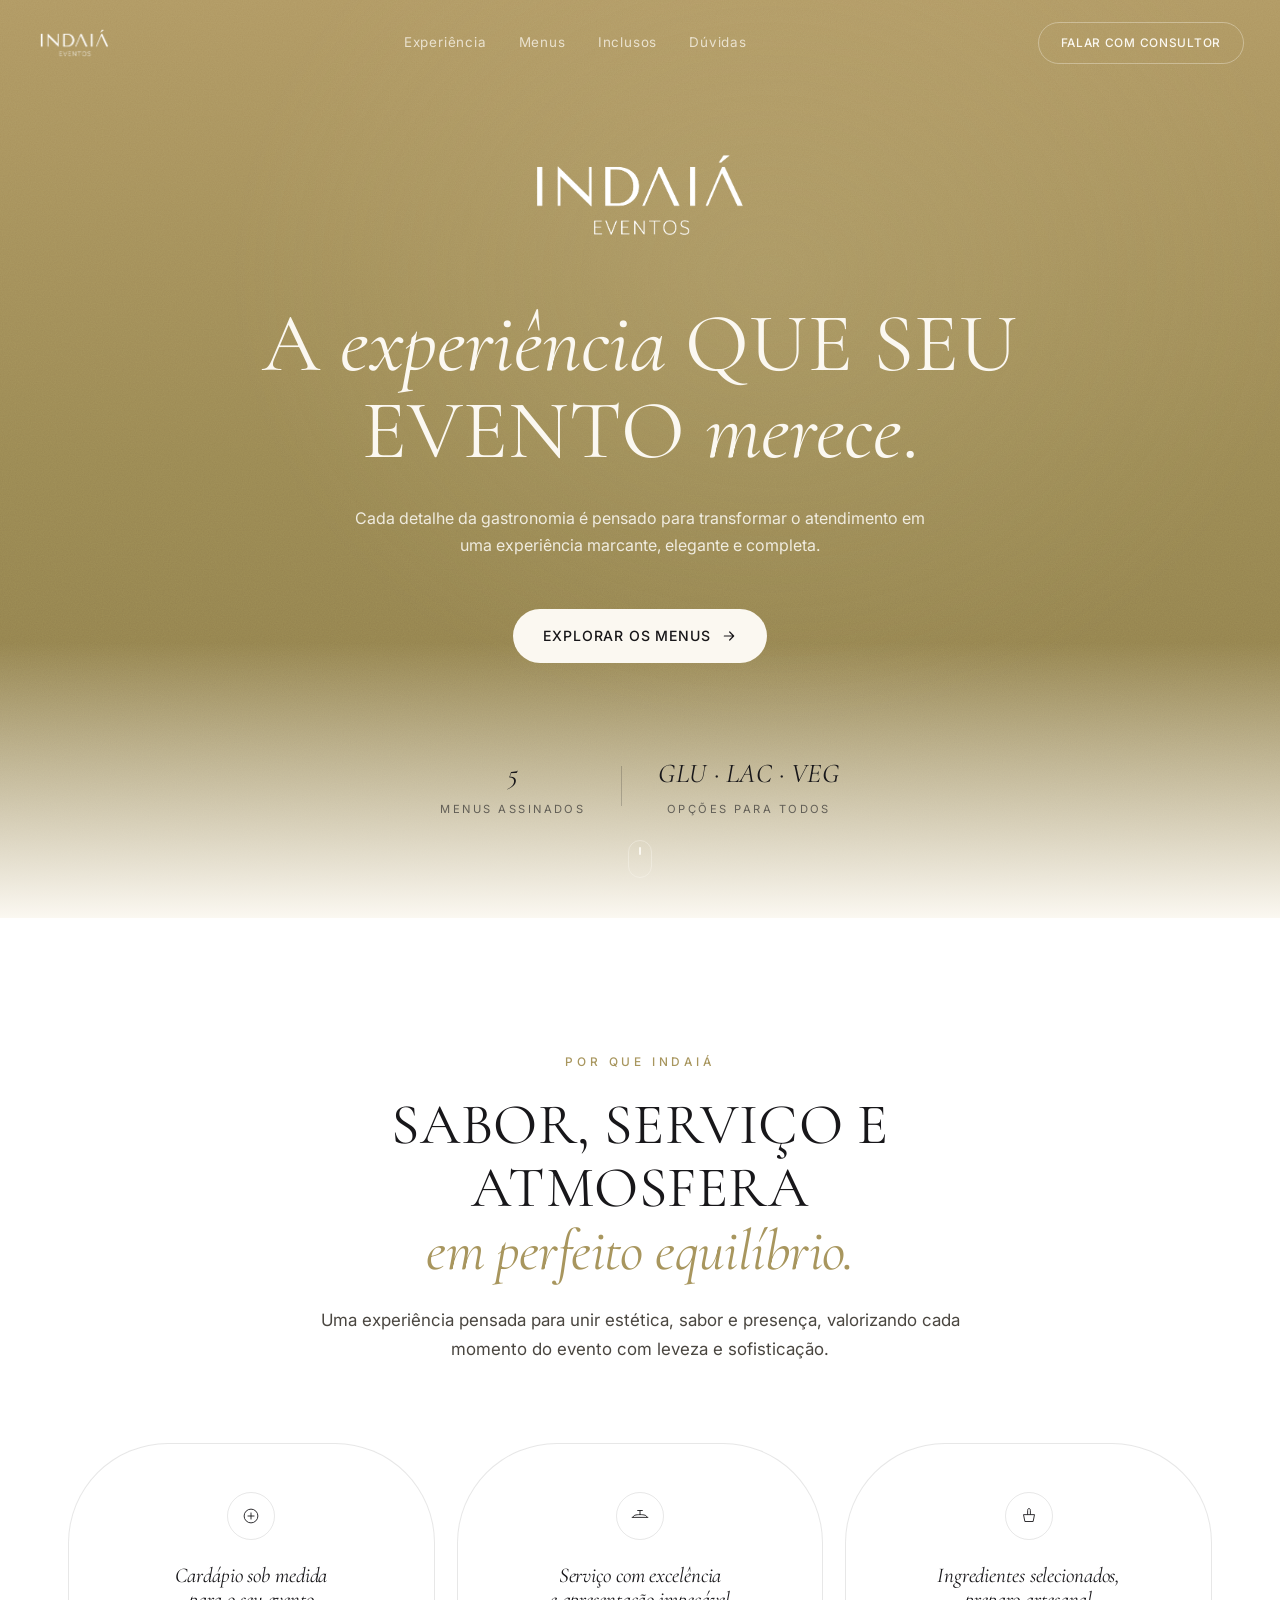
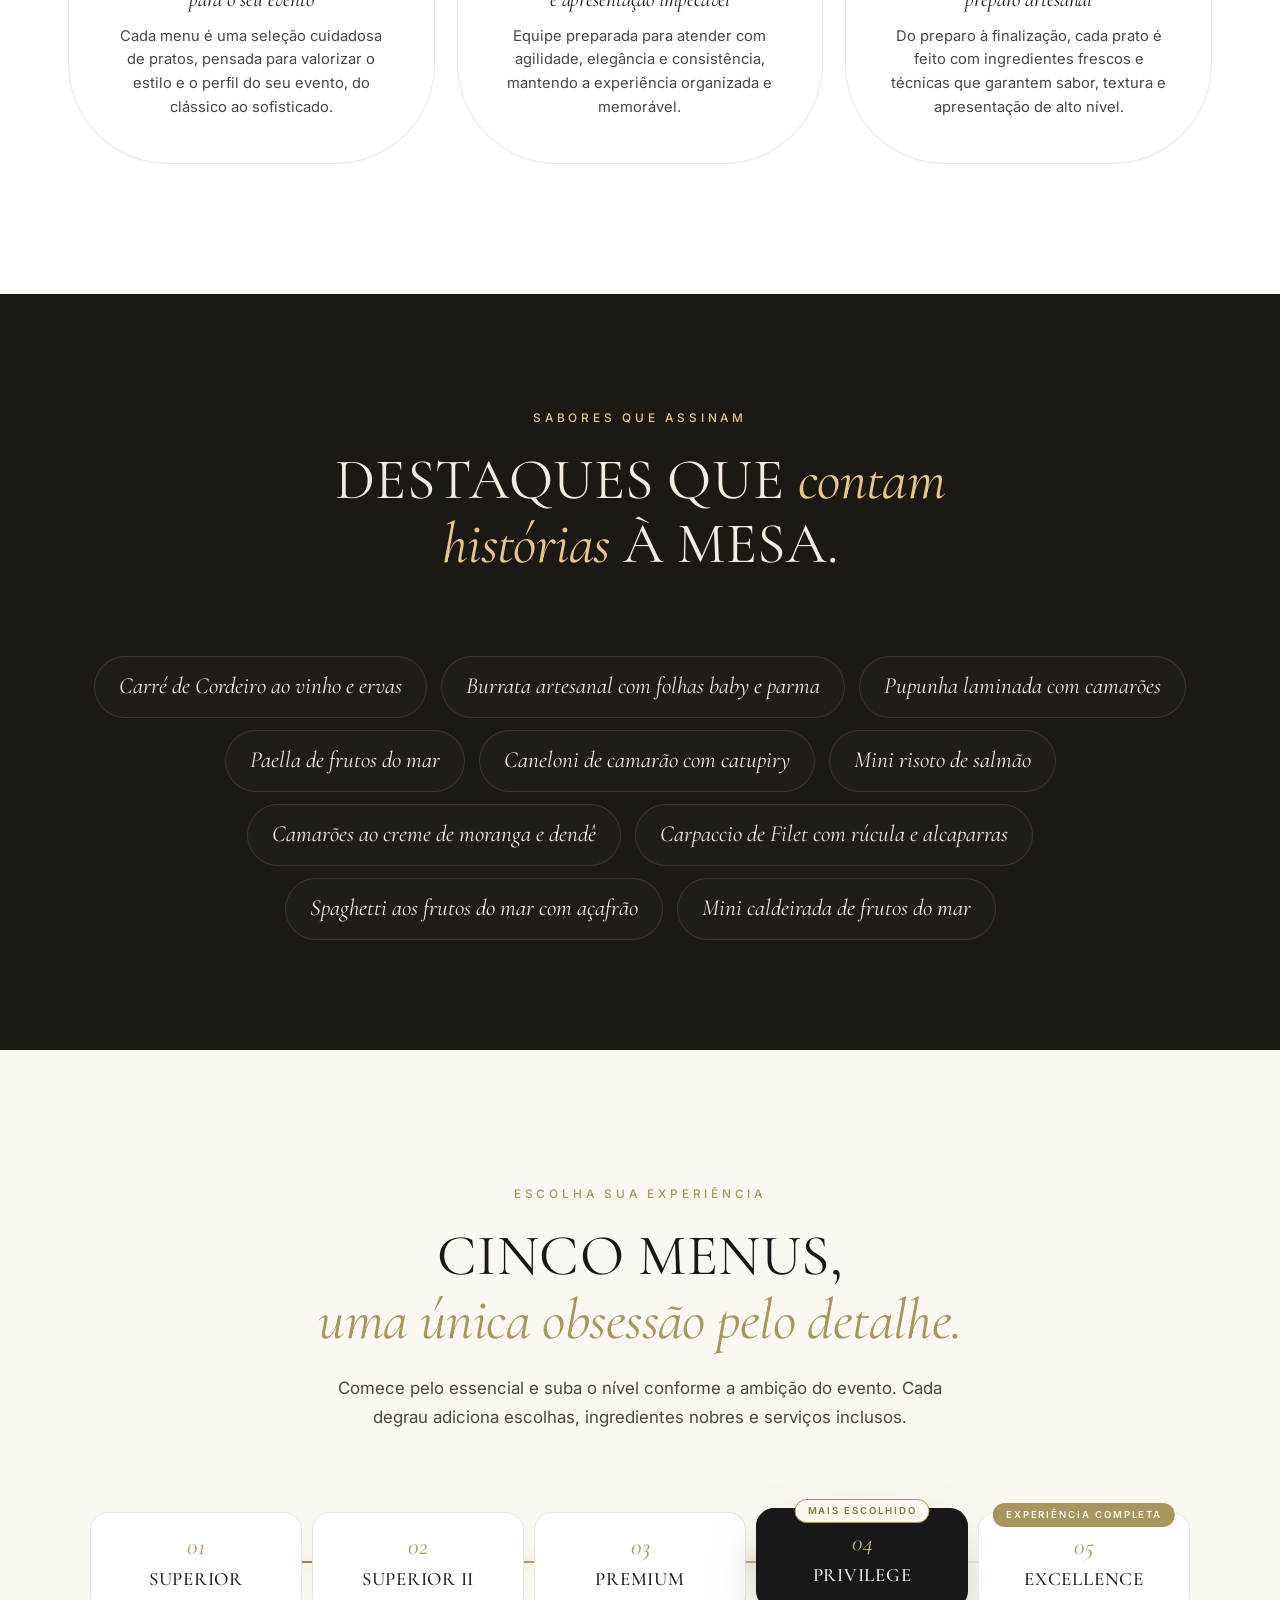
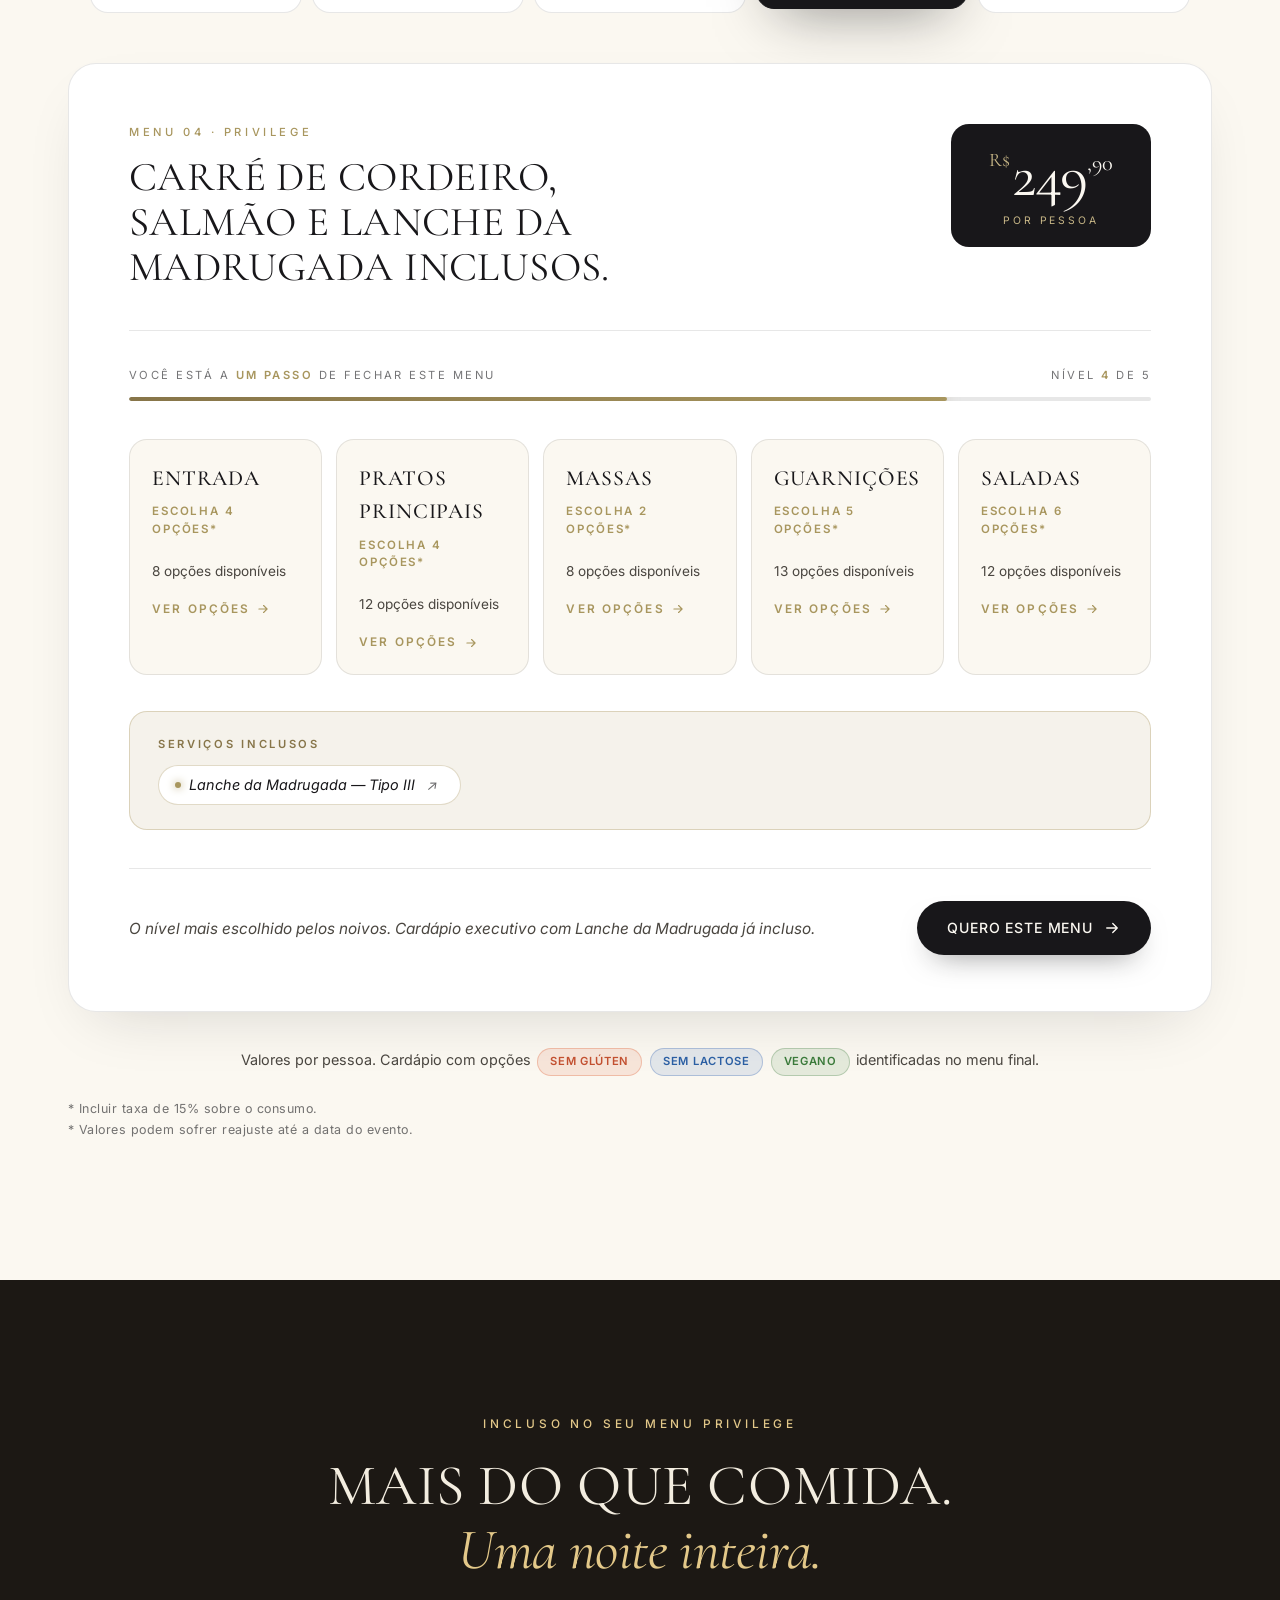
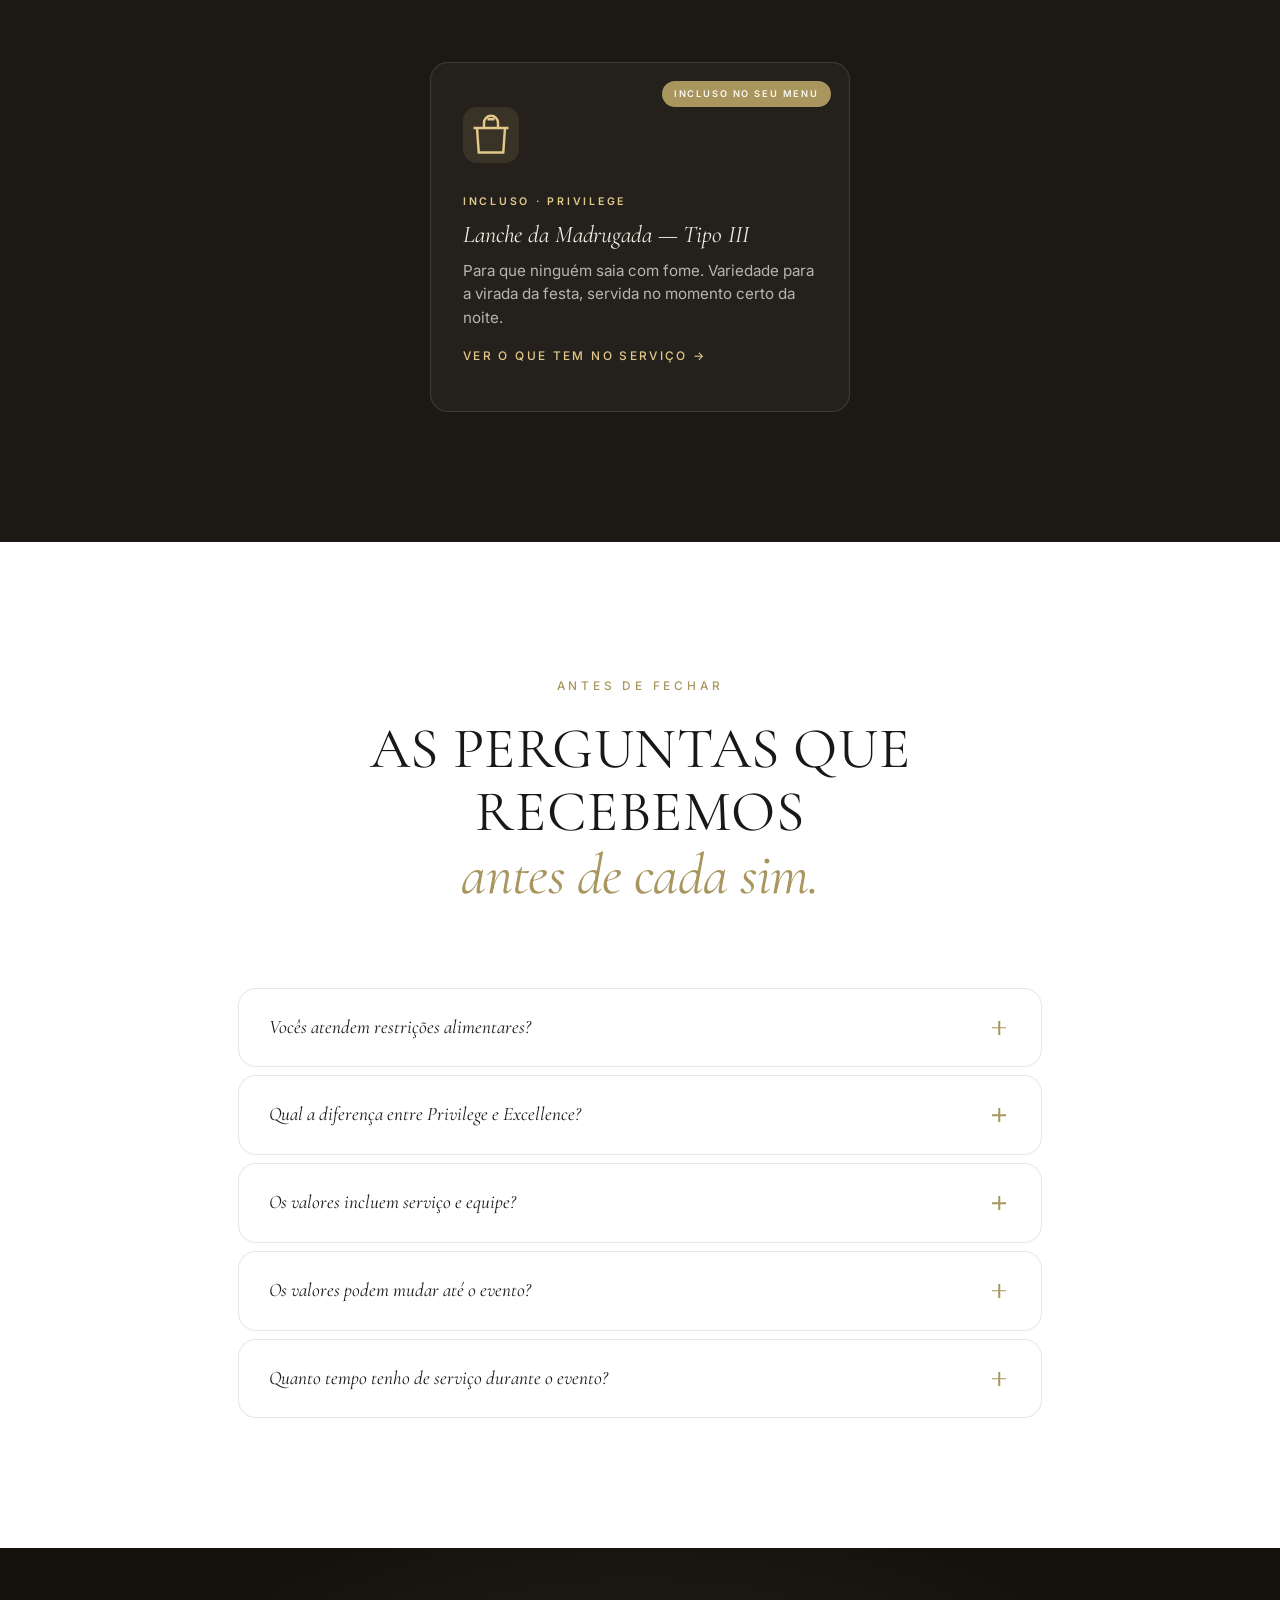
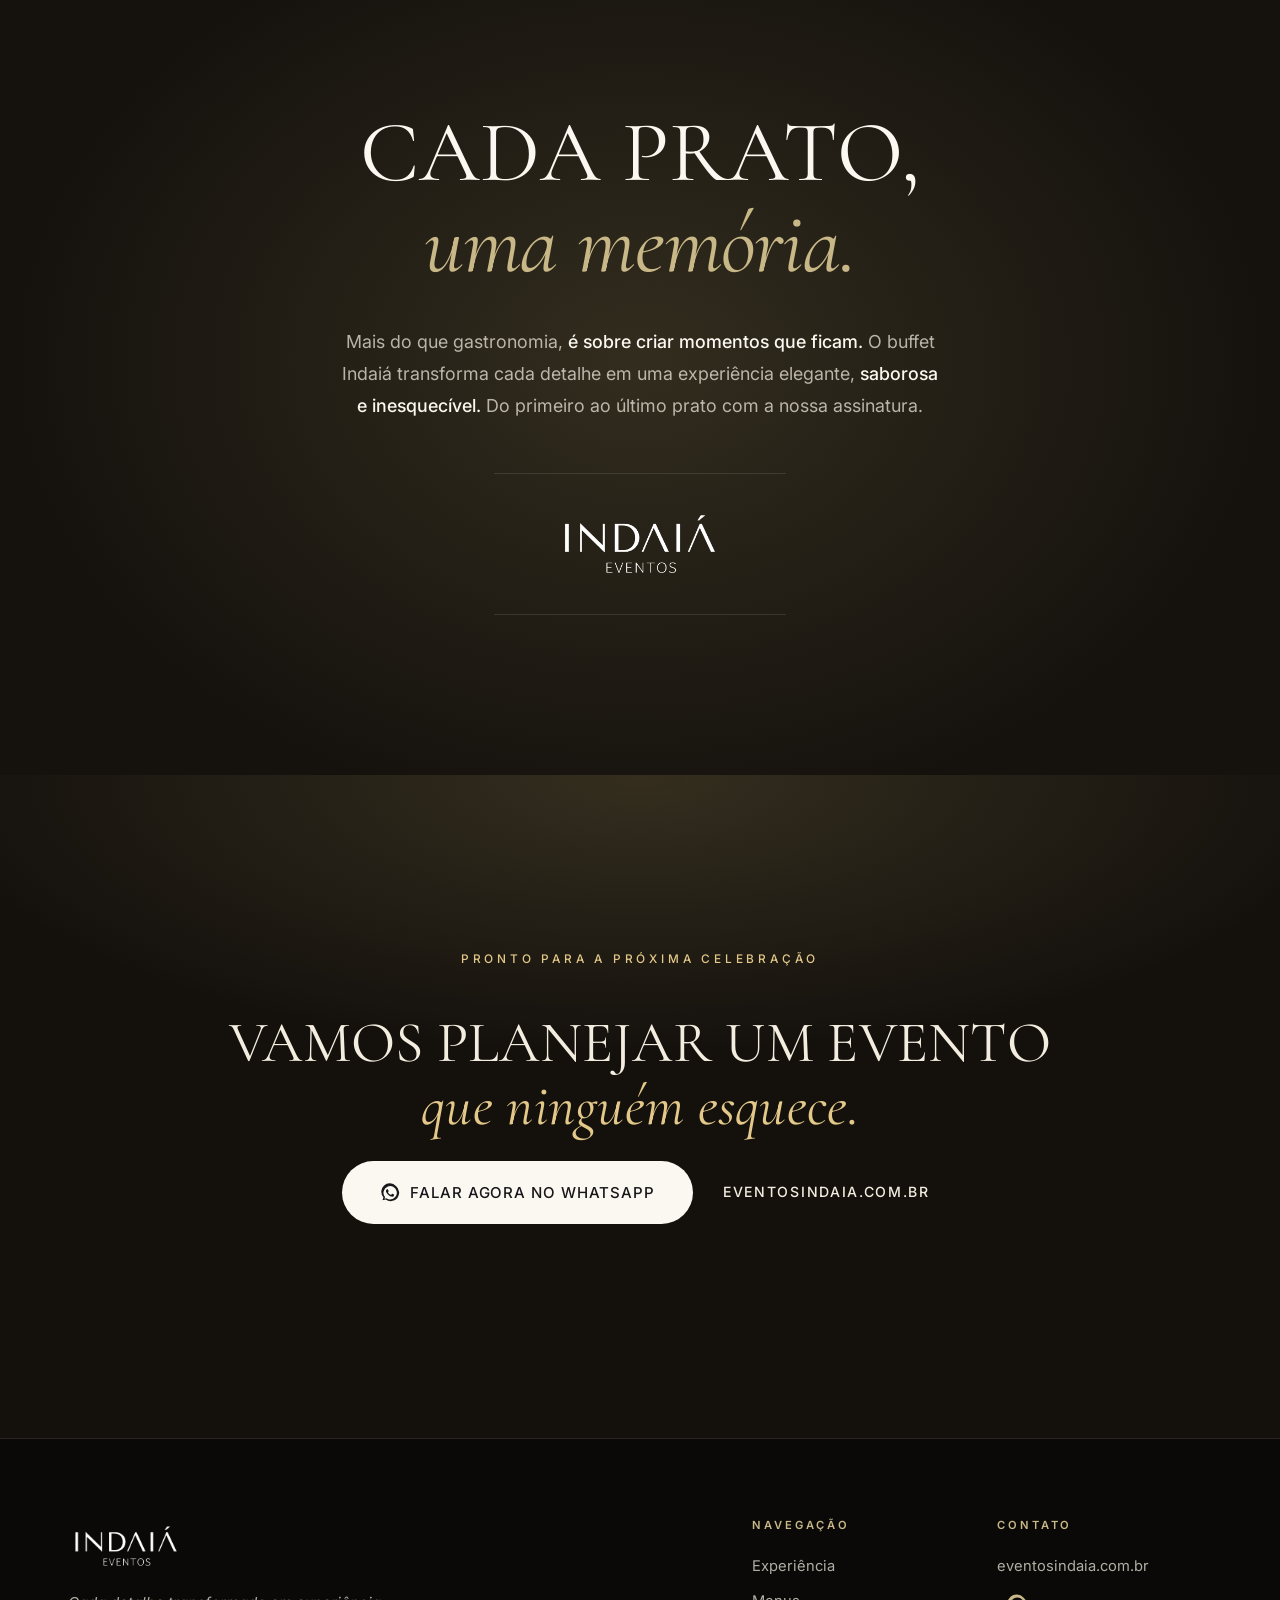
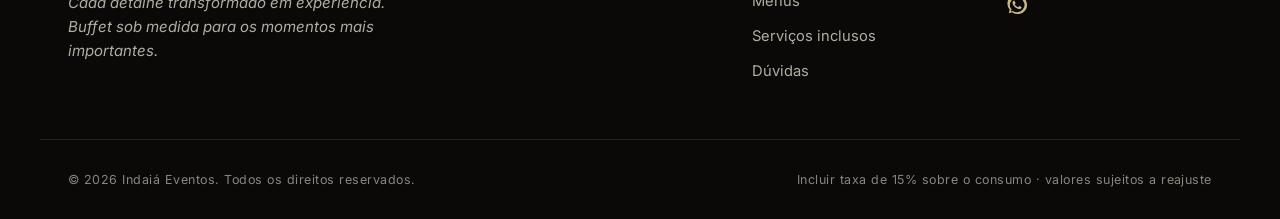
<file: index.html>
﻿<!doctype html>
<html lang="pt-BR">
<head>
  <meta charset="utf-8" />
  <meta name="viewport" content="width=device-width, initial-scale=1, viewport-fit=cover" />
  <meta name="theme-color" content="#a8965e" />
  <title>Indaiá Eventos — A experiência que seu evento merece</title>
  <meta name="description" content="Buffet Indaiá. Cardápio sob medida, ingredientes selecionados e serviço impecável para casamentos, formaturas e eventos corporativos. Cinco menus assinados, do clássico ao Excellence." />
  <link rel="icon" href="data:image/svg+xml,%3Csvg xmlns='http://www.w3.org/2000/svg' viewBox='0 0 32 32'%3E%3Crect width='32' height='32' fill='%23a8965e'/%3E%3Ctext x='50%25' y='66%25' text-anchor='middle' font-family='Georgia' font-size='20' fill='%23fbf8f1'%3EI%3C/text%3E%3C/svg%3E" />
  <link rel="preconnect" href="https://fonts.googleapis.com" />
  <link rel="preconnect" href="https://fonts.gstatic.com" crossorigin />
  <link href="https://fonts.googleapis.com/css2?family=Cormorant+Garamond:ital,wght@0,300;0,400;0,500;0,600;0,700;1,300;1,400;1,500;1,600&family=Inter:wght@300;400;500;600;700&display=swap" rel="stylesheet" />
  <link rel="stylesheet" href="assets/styles.css" />
</head>
<body>

  <!-- NAV -->
  <header class="nav" id="nav">
    <a href="#top" class="brand" aria-label="Indaiá Eventos">
      <img src="assets/logo-indaia.png" alt="Indaiá Eventos" class="brand-logo brand-logo-nav" />
    </a>
    <nav class="nav-links" aria-label="Navegação principal">
      <a href="#equilibrio">Experiência</a>
      <a href="#menus">Menus</a>
      <a href="#servicos">Inclusos</a>
      <a href="#faq">Dúvidas</a>
    </nav>
    <a href="#contato" class="btn btn-ghost btn-sm">Falar com consultor</a>
  </header>

  <main id="top">

    <!-- HERO — espelha a capa do material institucional -->
    <section class="hero">
      <div class="hero-inner">
        <div class="hero-logo reveal">
          <img src="assets/logo-indaia.png" alt="Indaiá Eventos" class="brand-logo brand-logo-hero" />
        </div>
        <h1 class="hero-title reveal">
          A <em>experiência</em> que seu<br />
          evento <em>merece</em>.
        </h1>
        <p class="hero-lead reveal">
          Cada detalhe da gastronomia é pensado para transformar
          o atendimento em uma experiência marcante, elegante e completa.
        </p>
        <div class="hero-ctas reveal">
          <a href="#menus" class="btn btn-cream">
            <span>Explorar os menus</span>
            <svg viewBox="0 0 24 24" width="16" height="16" aria-hidden="true"><path d="M5 12h14M13 6l6 6-6 6" fill="none" stroke="currentColor" stroke-width="1.8" stroke-linecap="round" stroke-linejoin="round"/></svg>
          </a>
        </div>

        <div class="hero-meta reveal">
          <div class="meta-item">
            <span class="meta-num">5</span>
            <span class="meta-label">menus assinados</span>
          </div>
          <span class="meta-sep" aria-hidden="true"></span>
          <div class="meta-item">
            <span class="meta-num">GLU · LAC · VEG</span>
            <span class="meta-label">opções para todos</span>
          </div>
        </div>
      </div>

      <a href="#equilibrio" class="hero-scroll" aria-label="Rolar para baixo">
        <span></span>
      </a>
    </section>

    <!-- EQUILÍBRIO — diferenciais em pill cards (espelha o PDF página 2) -->
    <section class="section equilibrio-section" id="equilibrio">
      <div class="container">
        <header class="section-head reveal">
          <p class="eyebrow">Por que Indaiá</p>
          <h2>Sabor, serviço e atmosfera<br /><em>em perfeito equilíbrio.</em></h2>
          <p class="lead">
            Uma experiência pensada para unir estética, sabor e presença,
            valorizando cada momento do evento com leveza e sofisticação.
          </p>
        </header>

        <div class="grid-3">
          <article class="pill-card reveal">
            <div class="pill-icon" aria-hidden="true">
              <svg viewBox="0 0 32 32" width="22" height="22" fill="none" stroke="currentColor" stroke-width="1.3">
                <circle cx="16" cy="16" r="10"/>
                <path d="M11 16h10M16 11v10"/>
              </svg>
            </div>
            <h3>Cardápio sob medida<br />para o seu evento</h3>
            <p>Cada menu é uma seleção cuidadosa de pratos, pensada para valorizar o estilo e o perfil do seu evento, do clássico ao sofisticado.</p>
          </article>
          <article class="pill-card reveal">
            <div class="pill-icon" aria-hidden="true">
              <svg viewBox="0 0 32 32" width="22" height="22" fill="none" stroke="currentColor" stroke-width="1.3">
                <path d="M6 18c0-3 4-4 10-4s10 1 10 4"/>
                <path d="M4 18h24"/>
                <path d="M16 14V8M12 8h8"/>
              </svg>
            </div>
            <h3>Serviço com excelência<br />e apresentação impecável</h3>
            <p>Equipe preparada para atender com agilidade, elegância e consistência, mantendo a experiência organizada e memorável.</p>
          </article>
          <article class="pill-card reveal">
            <div class="pill-icon" aria-hidden="true">
              <svg viewBox="0 0 32 32" width="22" height="22" fill="none" stroke="currentColor" stroke-width="1.3">
                <path d="M8 14h16l-2 10H10z"/>
                <path d="M14 14V8c0-2 1-3 2-3s2 1 2 3v6"/>
              </svg>
            </div>
            <h3>Ingredientes selecionados,<br />preparo artesanal</h3>
            <p>Do preparo à finalização, cada prato é feito com ingredientes frescos e técnicas que garantem sabor, textura e apresentação de alto nível.</p>
          </article>
        </div>
      </div>
    </section>

    <!-- DESTAQUES DO CARDÁPIO -->
    <section class="section section-dark dishes-section">
      <div class="container">
        <header class="section-head reveal">
          <p class="eyebrow">Sabores que assinam</p>
          <h2>Destaques que <em>contam histórias</em> à mesa.</h2>
        </header>

        <ul class="dish-marquee reveal" aria-label="Destaques do cardápio">
          <li>Carré de Cordeiro ao vinho e ervas</li>
          <li>Burrata artesanal com folhas baby e parma</li>
          <li>Pupunha laminada com camarões</li>
          <li>Paella de frutos do mar</li>
          <li>Caneloni de camarão com catupiry</li>
          <li>Mini risoto de salmão</li>
          <li>Camarões ao creme de moranga e dendê</li>
          <li>Carpaccio de Filet com rúcula e alcaparras</li>
          <li>Spaghetti aos frutos do mar com açafrão</li>
          <li>Mini caldeirada de frutos do mar</li>
        </ul>
      </div>
    </section>

    <!-- MENUS — área gamificada de seleção -->
    <section class="section menus-section" id="menus">
      <div class="container">
        <header class="section-head reveal">
          <p class="eyebrow">Escolha sua experiência</p>
          <h2>Cinco menus,<br /><em>uma única obsessão pelo detalhe.</em></h2>
          <p class="lead">
            Comece pelo essencial e suba o nível conforme a ambição do evento.
            Cada degrau adiciona escolhas, ingredientes nobres e serviços inclusos.
          </p>
        </header>

        <!-- Tier Progress / Selector -->
        <div class="tier-selector reveal" role="tablist" aria-label="Selecione o nível do menu">
          <div class="tier-track" aria-hidden="true">
            <div class="tier-track-fill" id="tierFill"></div>
          </div>
          <div class="tier-buttons">
            <button class="tier-btn" role="tab" data-tier="1" aria-selected="false">
              <span class="tier-num">01</span>
              <span class="tier-name">Superior</span>
            </button>
            <button class="tier-btn" role="tab" data-tier="2" aria-selected="false">
              <span class="tier-num">02</span>
              <span class="tier-name">Superior II</span>
            </button>
            <button class="tier-btn" role="tab" data-tier="3" aria-selected="false">
              <span class="tier-num">03</span>
              <span class="tier-name">Premium</span>
            </button>
            <button class="tier-btn is-popular" role="tab" data-tier="4" aria-selected="true">
              <span class="tier-badge">Mais escolhido</span>
              <span class="tier-num">04</span>
              <span class="tier-name">Privilege</span>
            </button>
            <button class="tier-btn is-best" role="tab" data-tier="5" aria-selected="false">
              <span class="tier-badge tier-badge-best">Experiência completa</span>
              <span class="tier-num">05</span>
              <span class="tier-name">Excellence</span>
            </button>
          </div>
        </div>

        <!-- Tier detail panel -->
        <article class="tier-panel" id="tierPanel" aria-live="polite">
          <!-- conteúdo renderizado por JS -->
        </article>

        <p class="menus-foot reveal">
          Valores por pessoa. Cardápio com opções
          <span class="diet-chip diet-glu">Sem Glúten</span>
          <span class="diet-chip diet-lac">Sem Lactose</span>
          <span class="diet-chip diet-veg">Vegano</span>
          identificadas no menu final.
        </p>
        <div class="menus-legal reveal">
          <span>* Incluir taxa de 15% sobre o consumo.</span>
          <span>* Valores podem sofrer reajuste até a data do evento.</span>
        </div>
      </div>
    </section>

    <!-- SERVIÇOS INCLUSOS -->
    <section class="section section-dark" id="servicos">
      <div class="container">
        <header class="section-head reveal">
          <p class="eyebrow" id="servicesEyebrow">Inclusos nos menus superiores</p>
          <h2>Mais do que comida.<br /><em>Uma noite inteira.</em></h2>
        </header>

        <div class="grid-3" id="servicesGrid" style="grid-template-columns: repeat(2, minmax(0, 1fr)); max-width: 820px; margin: 0 auto;">
          <article class="card-service is-clickable reveal" data-service="lanche" data-modal-trigger="lanche" tabindex="0" role="button" aria-label="Ver o que tem no Lanche da Madrugada">
            <span class="ribbon" data-service-ribbon hidden></span>
            <div class="service-icon" aria-hidden="true">
              <svg viewBox="0 0 32 32" fill="none" stroke="currentColor" stroke-width="1.4">
                <path d="M6 12h20M8 12l1 14h14l1-14M14 7h4M12 12V9a4 4 0 0 1 8 0v3"/>
              </svg>
            </div>
            <span class="service-tier" data-service-tier>Privilege · Excellence</span>
            <h3>Lanche da Madrugada — Tipo III</h3>
            <p>Para que ninguém saia com fome. Variedade para a virada da festa, servida no momento certo da noite.</p>
            <span class="service-cta" data-service-cta>Ver o que tem no serviço →</span>
          </article>
          <article class="card-service is-clickable reveal is-exclusive" data-service="mesa" data-modal-trigger="mesa" tabindex="0" role="button" aria-label="Ver o que tem na Mesa Mediterrânea">
            <span class="ribbon" data-service-ribbon>Exclusivo Excellence</span>
            <div class="service-icon" aria-hidden="true">
              <svg viewBox="0 0 32 32" fill="none" stroke="currentColor" stroke-width="1.4">
                <path d="M5 22h22M7 22l-1-6h20l-1 6M9 16V8M23 16V8M16 16V6"/>
              </svg>
            </div>
            <span class="service-tier" data-service-tier>Excellence</span>
            <h3>Mesa Mediterrânea</h3>
            <p>Curadoria de queijos, antepastos e iguarias que recebem o convidado com sofisticação assim que ele chega ao salão.</p>
            <span class="service-cta" data-service-cta>Ver curadoria completa →</span>
          </article>
        </div>
      </div>
    </section>

    <!-- FAQ -->
    <section class="section section-paper" id="faq">
      <div class="container container-narrow">
        <header class="section-head reveal">
          <p class="eyebrow">Antes de fechar</p>
          <h2>As perguntas que recebemos<br /><em>antes de cada sim.</em></h2>
        </header>

        <div class="faq">
          <details class="faq-item reveal">
            <summary>
              <span>Vocês atendem restrições alimentares?</span>
              <span class="faq-icon" aria-hidden="true"></span>
            </summary>
            <div class="faq-body">
              <p>Sim. Identificamos as opções <strong>Sem Glúten</strong>, <strong>Sem Lactose</strong> e <strong>Veganas</strong> dentro do cardápio. Restrições específicas podem ser combinadas com o consultor durante o fechamento do menu.</p>
            </div>
          </details>

          <details class="faq-item reveal">
            <summary>
              <span>Qual a diferença entre Privilege e Excellence?</span>
              <span class="faq-icon" aria-hidden="true"></span>
            </summary>
            <div class="faq-body">
              <p>Os dois compartilham o mesmo nível de cardápio — incluindo Carré de Cordeiro, Salmão e Camarão. A diferença está nos serviços inclusos: o <strong>Excellence</strong> adiciona a <strong>Mesa Mediterrânea</strong> ao lanche da madrugada já presente no Privilege.</p>
            </div>
          </details>

          <details class="faq-item reveal">
            <summary>
              <span>Os valores incluem serviço e equipe?</span>
              <span class="faq-icon" aria-hidden="true"></span>
            </summary>
            <div class="faq-body">
              <p>O valor por pessoa contempla o cardápio do menu escolhido. Aplica-se a <strong>taxa de 15%</strong> sobre o consumo.</p>
            </div>
          </details>

          <details class="faq-item reveal">
            <summary>
              <span>Os valores podem mudar até o evento?</span>
              <span class="faq-icon" aria-hidden="true"></span>
            </summary>
            <div class="faq-body">
              <p>Sim. Os valores podem sofrer reajuste até a data do evento. Ao fechar o contrato, o consultor formaliza condições e garantias específicas para a sua data.</p>
            </div>
          </details>

          <details class="faq-item reveal">
            <summary>
              <span>Quanto tempo tenho de serviço durante o evento?</span>
              <span class="faq-icon" aria-hidden="true"></span>
            </summary>
            <div class="faq-body">
              <p>O serviço fica disponível por <strong>2 horas</strong> durante o evento. O horário de início é definido pelo contratante, ajustado conforme o cronograma da celebração.</p>
            </div>
          </details>
        </div>
      </div>
    </section>

    <!-- MEMÓRIA — fecho emocional (espelha página 8 do PDF) -->
    <section class="memoria-section">
      <div class="memoria-inner">
        <h2 class="memoria-title reveal">
          Cada prato,<br /><em>uma memória.</em>
        </h2>
        <p class="memoria-text reveal">
          Mais do que gastronomia, <strong>é sobre criar momentos que ficam.</strong>
          O buffet Indaiá transforma cada detalhe em uma experiência elegante,
          <strong>saborosa e inesquecível.</strong> Do primeiro ao último prato com a nossa assinatura.
        </p>
        <div class="memoria-logo reveal">
          <img src="assets/logo-indaia.png" alt="Indaiá Eventos" class="brand-logo brand-logo-memoria" />
        </div>
      </div>
    </section>

    <!-- CTA FINAL -->
    <section class="section section-deep" id="contato">
      <div class="container container-narrow cta-final">
        <p class="eyebrow reveal">Pronto para a próxima celebração</p>
        <h2 class="reveal">Vamos planejar um evento<br /><em>que ninguém esquece.</em></h2>
        <div class="cta-actions reveal">
          <a href="https://wa.me/5547992007914?text=Ol%C3%A1!%20Estou%20querendo%20saber%20mais%20sobre%20os%20card%C3%A1pios." class="btn btn-cream btn-lg" id="ctaWhats">
            <svg viewBox="0 0 24 24" width="20" height="20" aria-hidden="true" fill="currentColor"><path d="M19.05 4.91A10 10 0 0 0 4.1 18.34L3 22l3.74-1.08A10 10 0 1 0 19.05 4.9zm-7.05 16a8 8 0 0 1-4.1-1.13l-.3-.18-2.22.64.66-2.16-.2-.32a8 8 0 1 1 6.16 3.15zm4.4-5.93c-.24-.12-1.42-.7-1.64-.78-.22-.08-.38-.12-.54.12-.16.24-.62.78-.76.94-.14.16-.28.18-.52.06-1.42-.7-2.34-1.26-3.28-2.86-.24-.42.24-.39.69-1.3.08-.16.04-.3-.02-.42-.06-.12-.54-1.3-.74-1.78-.2-.46-.4-.4-.54-.4l-.46-.01a.88.88 0 0 0-.64.3c-.22.24-.84.82-.84 2 0 1.18.86 2.32.98 2.48.12.16 1.7 2.6 4.12 3.64.58.24 1.04.38 1.4.5.58.18 1.12.16 1.54.1.46-.06 1.42-.58 1.62-1.14.2-.56.2-1.04.14-1.14-.06-.1-.22-.16-.46-.28z"/></svg>
            <span>Falar agora no WhatsApp</span>
          </a>
          <a href="https://www.eventosindaia.com.br" target="_blank" rel="noopener" class="btn btn-link">eventosindaia.com.br</a>
        </div>

      </div>
    </section>
  </main>

  <!-- FOOTER -->
  <footer class="footer">
    <div class="container footer-inner">
      <div>
        <div class="brand brand-footer">
          <img src="assets/logo-indaia.png" alt="Indaiá Eventos" class="brand-logo brand-logo-footer" />
        </div>
        <p class="footer-tag">Cada detalhe transformado em experiência. Buffet sob medida para os momentos mais importantes.</p>
      </div>
      <div class="footer-cols">
        <div>
          <h4>Navegação</h4>
          <a href="#equilibrio">Experiência</a>
          <a href="#menus">Menus</a>
          <a href="#servicos">Serviços inclusos</a>
          <a href="#faq">Dúvidas</a>
        </div>
        <div>
          <h4>Contato</h4>
          <a href="https://www.eventosindaia.com.br" target="_blank" rel="noopener">eventosindaia.com.br</a>
          <a href="https://wa.me/5547992007914?text=Ol%C3%A1!%20Estou%20querendo%20saber%20mais%20sobre%20os%20card%C3%A1pios." target="_blank" rel="noopener" class="footer-whats" aria-label="WhatsApp +55 47 99200-7914">
            <svg viewBox="0 0 24 24" width="22" height="22" aria-hidden="true" fill="currentColor"><path d="M19.05 4.91A10 10 0 0 0 4.1 18.34L3 22l3.74-1.08A10 10 0 1 0 19.05 4.9zm-7.05 16a8 8 0 0 1-4.1-1.13l-.3-.18-2.22.64.66-2.16-.2-.32a8 8 0 1 1 6.16 3.15zm4.4-5.93c-.24-.12-1.42-.7-1.64-.78-.22-.08-.38-.12-.54.12-.16.24-.62.78-.76.94-.14.16-.28.18-.52.06-1.42-.7-2.34-1.26-3.28-2.86-.24-.42.24-.39.69-1.3.08-.16.04-.3-.02-.42-.06-.12-.54-1.3-.74-1.78-.2-.46-.4-.4-.54-.4l-.46-.01a.88.88 0 0 0-.64.3c-.22.24-.84.82-.84 2 0 1.18.86 2.32.98 2.48.12.16 1.7 2.6 4.12 3.64.58.24 1.04.38 1.4.5.58.18 1.12.16 1.54.1.46-.06 1.42-.58 1.62-1.14.2-.56.2-1.04.14-1.14-.06-.1-.22-.16-.46-.28z"/></svg>
          </a>
        </div>
      </div>
    </div>
    <div class="footer-bottom container">
      <span>© <span id="year"></span> Indaiá Eventos. Todos os direitos reservados.</span>
      <span>Incluir taxa de 15% sobre o consumo · valores sujeitos a reajuste</span>
    </div>
  </footer>

  <!-- MODAL: Lanche da Madrugada -->
  <div class="modal-lanche" id="modalLanche" role="dialog" aria-modal="true" aria-labelledby="modalLancheTitle" aria-hidden="true">
    <div class="modal-lanche-backdrop" data-modal-close></div>

    <div class="modal-lanche-content" role="document">
      <button class="modal-lanche-close" data-modal-close aria-label="Fechar">
        <svg viewBox="0 0 24 24" width="20" height="20" fill="none" stroke="currentColor" stroke-width="1.8" stroke-linecap="round">
          <path d="M6 6l12 12M18 6L6 18"/>
        </svg>
      </button>

      <header class="modal-lanche-head">
        <span class="modal-lanche-eyebrow">Incluso no Privilege &amp; Excellence</span>
        <h2 id="modalLancheTitle">Lanche da <em>Madrugada</em></h2>
        <p class="modal-lanche-tagline">Sabor que dura a noite toda.</p>

        <div class="modal-lanche-meta">
          <svg viewBox="0 0 24 24" width="14" height="14" fill="none" stroke="currentColor" stroke-width="1.6" aria-hidden="true">
            <circle cx="12" cy="12" r="9"/>
            <path d="M12 7v5l3 2"/>
          </svg>
          <span><strong>90 minutos</strong> de serviço · formato volante</span>
        </div>
      </header>

      <div class="modal-lanche-items">
        <div class="lanche-item has-photo" style="--i: 0" data-photo="assets/products/batata-frita-cheddar-bacon.jpg" data-photo-name="Batata frita com creme de cheddar e bacon" role="button" tabindex="0">
          <span class="lanche-item-num">01</span>
          <span class="lanche-item-name">Batata frita com creme de cheddar e bacon</span>
          <span class="photo-hint" aria-hidden="true">
            <svg viewBox="0 0 24 24" width="14" height="14" fill="none" stroke="currentColor" stroke-width="1.6">
              <rect x="3" y="6" width="18" height="14" rx="2"/>
              <circle cx="12" cy="13" r="3.5"/>
              <path d="M8 6l1.5-2h5L16 6"/>
            </svg>
          </span>
        </div>
        <div class="lanche-item has-photo" style="--i: 1" data-photo="assets/products/pipoca-salgada.jpg" data-photo-name="Pipoca salgada" role="button" tabindex="0">
          <span class="lanche-item-num">02</span>
          <span class="lanche-item-name">Pipoca salgada</span>
          <span class="photo-hint" aria-hidden="true">
            <svg viewBox="0 0 24 24" width="14" height="14" fill="none" stroke="currentColor" stroke-width="1.6">
              <rect x="3" y="6" width="18" height="14" rx="2"/>
              <circle cx="12" cy="13" r="3.5"/>
              <path d="M8 6l1.5-2h5L16 6"/>
            </svg>
          </span>
        </div>
        <div class="lanche-item has-photo" style="--i: 2" data-photo="assets/products/pao-queijo-catupiry.jpg" data-photo-name="Pão de queijo recheado com Catupiry" role="button" tabindex="0">
          <span class="lanche-item-num">03</span>
          <span class="lanche-item-name">Pão de queijo recheado com Catupiry</span>
          <span class="photo-hint" aria-hidden="true">
            <svg viewBox="0 0 24 24" width="14" height="14" fill="none" stroke="currentColor" stroke-width="1.6">
              <rect x="3" y="6" width="18" height="14" rx="2"/>
              <circle cx="12" cy="13" r="3.5"/>
              <path d="M8 6l1.5-2h5L16 6"/>
            </svg>
          </span>
        </div>
        <div class="lanche-item has-photo" style="--i: 3" data-photo="assets/products/mini-hot-dog.jpg" data-photo-name="Mini hot dog com salsicha Vienna" role="button" tabindex="0">
          <span class="lanche-item-num">04</span>
          <span class="lanche-item-name">Mini hot dog com salsicha Vienna</span>
          <span class="photo-hint" aria-hidden="true">
            <svg viewBox="0 0 24 24" width="14" height="14" fill="none" stroke="currentColor" stroke-width="1.6">
              <rect x="3" y="6" width="18" height="14" rx="2"/>
              <circle cx="12" cy="13" r="3.5"/>
              <path d="M8 6l1.5-2h5L16 6"/>
            </svg>
          </span>
        </div>
        <div class="lanche-item has-photo" style="--i: 4" data-photo="assets/products/coxinha-catupiry.jpg" data-photo-name="Coxinha de frango com Catupiry quente" role="button" tabindex="0">
          <span class="lanche-item-num">05</span>
          <span class="lanche-item-name">Coxinha de frango com Catupiry quente</span>
          <span class="photo-hint" aria-hidden="true">
            <svg viewBox="0 0 24 24" width="14" height="14" fill="none" stroke="currentColor" stroke-width="1.6">
              <rect x="3" y="6" width="18" height="14" rx="2"/>
              <circle cx="12" cy="13" r="3.5"/>
              <path d="M8 6l1.5-2h5L16 6"/>
            </svg>
          </span>
        </div>
        <div class="lanche-item has-photo" style="--i: 5" data-photo="assets/products/mini-hamburguer.jpg" data-photo-name="Mini hambúrguer" role="button" tabindex="0">
          <span class="lanche-item-num">06</span>
          <span class="lanche-item-name">Mini hambúrguer</span>
          <span class="photo-hint" aria-hidden="true">
            <svg viewBox="0 0 24 24" width="14" height="14" fill="none" stroke="currentColor" stroke-width="1.6">
              <rect x="3" y="6" width="18" height="14" rx="2"/>
              <circle cx="12" cy="13" r="3.5"/>
              <path d="M8 6l1.5-2h5L16 6"/>
            </svg>
          </span>
        </div>
        <div class="lanche-item has-photo" style="--i: 6" data-photo="assets/products/fondue-chocolate.jpg" data-photo-name="Fondue de chocolate com frutas" role="button" tabindex="0">
          <span class="lanche-item-num">07</span>
          <span class="lanche-item-name">Fondue de chocolate com frutas</span>
          <span class="photo-hint" aria-hidden="true">
            <svg viewBox="0 0 24 24" width="14" height="14" fill="none" stroke="currentColor" stroke-width="1.6">
              <rect x="3" y="6" width="18" height="14" rx="2"/>
              <circle cx="12" cy="13" r="3.5"/>
              <path d="M8 6l1.5-2h5L16 6"/>
            </svg>
          </span>
        </div>
        <div class="lanche-item has-photo" style="--i: 7" data-photo="assets/products/mini-churros.jpg" data-photo-name="Mini churros com chocolate quente" role="button" tabindex="0">
          <span class="lanche-item-num">08</span>
          <span class="lanche-item-name">Mini churros com chocolate quente</span>
          <span class="photo-hint" aria-hidden="true">
            <svg viewBox="0 0 24 24" width="14" height="14" fill="none" stroke="currentColor" stroke-width="1.6">
              <rect x="3" y="6" width="18" height="14" rx="2"/>
              <circle cx="12" cy="13" r="3.5"/>
              <path d="M8 6l1.5-2h5L16 6"/>
            </svg>
          </span>
        </div>
        <div class="lanche-item has-photo" style="--i: 8" data-photo="assets/products/pao-queijo-nutella.jpg" data-photo-name="Pão de queijo com Nutella" role="button" tabindex="0">
          <span class="lanche-item-num">09</span>
          <span class="lanche-item-name">Pão de queijo com Nutella</span>
          <span class="photo-hint" aria-hidden="true">
            <svg viewBox="0 0 24 24" width="14" height="14" fill="none" stroke="currentColor" stroke-width="1.6">
              <rect x="3" y="6" width="18" height="14" rx="2"/>
              <circle cx="12" cy="13" r="3.5"/>
              <path d="M8 6l1.5-2h5L16 6"/>
            </svg>
          </span>
        </div>
        <div class="lanche-item has-photo" style="--i: 9" data-photo="assets/products/mini-casquinha-sorvete.jpg" data-photo-name="Mini casquinha de sorvete" role="button" tabindex="0">
          <span class="lanche-item-num">10</span>
          <span class="lanche-item-name">Mini casquinha de sorvete</span>
          <span class="photo-hint" aria-hidden="true">
            <svg viewBox="0 0 24 24" width="14" height="14" fill="none" stroke="currentColor" stroke-width="1.6">
              <rect x="3" y="6" width="18" height="14" rx="2"/>
              <circle cx="12" cy="13" r="3.5"/>
              <path d="M8 6l1.5-2h5L16 6"/>
            </svg>
          </span>
        </div>
      </div>

      <footer class="modal-lanche-foot">
        <p class="modal-lanche-note">Servido para os convidados durante a virada da festa, sem que ninguém precise sair do salão.</p>
        <a href="#contato" class="btn btn-primary" data-modal-close>
          <span>Quero esse serviço no meu evento</span>
          <svg viewBox="0 0 24 24" width="18" height="18" aria-hidden="true"><path d="M5 12h14M13 6l6 6-6 6" fill="none" stroke="currentColor" stroke-width="1.8" stroke-linecap="round" stroke-linejoin="round"/></svg>
        </a>
      </footer>
    </div>
  </div>

  <!-- MODAL: Mesa Mediterrânea -->
  <div class="modal-lanche modal-mesa" id="modalMesa" role="dialog" aria-modal="true" aria-labelledby="modalMesaTitle" aria-hidden="true">
    <div class="modal-lanche-backdrop" data-modal-close></div>

    <div class="modal-lanche-content" role="document">
      <button class="modal-lanche-close" data-modal-close aria-label="Fechar">
        <svg viewBox="0 0 24 24" width="20" height="20" fill="none" stroke="currentColor" stroke-width="1.8" stroke-linecap="round">
          <path d="M6 6l12 12M18 6L6 18"/>
        </svg>
      </button>

      <header class="modal-lanche-head">
        <span class="modal-lanche-eyebrow">Exclusivo do Menu Excellence</span>
        <h2 id="modalMesaTitle">Mesa <em>Mediterrânea</em></h2>
        <p class="modal-lanche-tagline">A primeira impressão da noite.</p>

        <div class="modal-lanche-meta">
          <svg viewBox="0 0 24 24" width="14" height="14" fill="none" stroke="currentColor" stroke-width="1.6" aria-hidden="true">
            <circle cx="12" cy="12" r="9"/>
            <path d="M12 7v5l3 2"/>
          </svg>
          <span><strong>90 minutos</strong> · recepção dos convidados</span>
        </div>
      </header>

      <div class="modal-mesa-categories">
        <section class="mesa-cat" style="--i: 0">
          <h3 class="mesa-cat-title">Queijos <em>e cremosos</em></h3>
          <ul class="mesa-cat-items">
            <li>Brie cremoso com caramelo artesanal e amêndoas laminadas tostadas</li>
            <li>Burrata fresca ao pesto de manjericão e tomates confit</li>
            <li>Mozzarella de búfala com tomates secos italianos e azeite extra virgem</li>
          </ul>
        </section>

        <section class="mesa-cat" style="--i: 1">
          <h3 class="mesa-cat-title">Entradas <em>autorais</em></h3>
          <ul class="mesa-cat-items">
            <li>Bombom de ricota temperada com linguiça artesanal e crocante de nozes</li>
            <li>Bombom de ricota com crosta de ciboulette fresca</li>
            <li>Croqueta crocante de pupunha com ervas finas</li>
          </ul>
        </section>

        <section class="mesa-cat" style="--i: 2">
          <h3 class="mesa-cat-title">Antipasti <em>e pastas</em></h3>
          <ul class="mesa-cat-items">
            <li>Antepasto mediterrâneo de tâmaras e ervas frescas</li>
            <li>Homus clássico com azeite extra virgem e páprica defumada</li>
            <li>Homus de beterraba assada com tahine e gergelim</li>
          </ul>
        </section>

        <section class="mesa-cat" style="--i: 3">
          <h3 class="mesa-cat-title">Panificação <em>artesanal</em></h3>
          <ul class="mesa-cat-items">
            <li>Crostini artesanal com gergelim negro</li>
            <li>Focaccia italiana de tomates cereja confit e alecrim fresco</li>
            <li>Focaccia artesanal de damasco e gorgonzola dolce</li>
          </ul>
        </section>

        <section class="mesa-cat" style="--i: 4">
          <h3 class="mesa-cat-title">Defumados <em>e curados</em></h3>
          <ul class="mesa-cat-items">
            <li>Salmão gravlax curado com endro e especiarias</li>
            <li>Mini brioche com sour cream, salmão gravlax e ovas</li>
          </ul>
        </section>

        <section class="mesa-cat" style="--i: 5">
          <h3 class="mesa-cat-title">Frutados <em>e agridoce</em></h3>
          <ul class="mesa-cat-items">
            <li>Carpaccio de frutas da estação com favo de mel natural</li>
          </ul>
        </section>

        <section class="mesa-cat" style="--i: 6">
          <h3 class="mesa-cat-title">Saladas <em>contemporâneas</em></h3>
          <ul class="mesa-cat-items">
            <li>Salada de lâminas de abobrinha e abóbora assada com ervas e azeite aromatizado</li>
          </ul>
        </section>
      </div>

      <footer class="modal-lanche-foot">
        <p class="modal-lanche-note">A boa-vinda gastronômica que recebe o convidado com sofisticação assim que ele chega ao salão.</p>
        <a href="#contato" class="btn btn-primary" data-modal-close>
          <span>Quero esse serviço no meu evento</span>
          <svg viewBox="0 0 24 24" width="18" height="18" aria-hidden="true"><path d="M5 12h14M13 6l6 6-6 6" fill="none" stroke="currentColor" stroke-width="1.8" stroke-linecap="round" stroke-linejoin="round"/></svg>
        </a>
      </footer>
    </div>
  </div>

  <!-- MODAL: Categoria de menu (Pratos, Massas, Saladas, etc.) -->
  <div class="modal-lanche modal-cat" id="modalCategory" role="dialog" aria-modal="true" aria-labelledby="modalCatTitle" aria-hidden="true">
    <div class="modal-lanche-backdrop" data-modal-close></div>

    <div class="modal-lanche-content" role="document">
      <button class="modal-lanche-close" data-modal-close aria-label="Fechar">
        <svg viewBox="0 0 24 24" width="20" height="20" fill="none" stroke="currentColor" stroke-width="1.8" stroke-linecap="round">
          <path d="M6 6l12 12M18 6L6 18"/>
        </svg>
      </button>

      <header class="modal-lanche-head">
        <span class="modal-lanche-eyebrow" id="modalCatEyebrow"></span>
        <h2 id="modalCatTitle"></h2>
        <p class="modal-lanche-tagline" id="modalCatChoose"></p>
      </header>

      <ul class="modal-cat-items" id="modalCatItems"></ul>

      <footer class="modal-cat-foot">
        <div class="diet-legend" aria-label="Legenda de restrições alimentares">
          <span><span class="diet-dot diet-dot--glu"></span>Sem Glúten</span>
          <span><span class="diet-dot diet-dot--lac"></span>Sem Lactose</span>
          <span><span class="diet-dot diet-dot--veg"></span>Vegano</span>
        </div>
      </footer>
    </div>
  </div>

  <!-- PHOTO POPUP — overlay compartilhado para fotos dos produtos -->
  <div class="photo-popup" id="photoPopup" role="dialog" aria-modal="true" aria-hidden="true" aria-label="Foto do produto">
    <div class="photo-popup-backdrop" data-photo-close></div>
    <figure class="photo-popup-content">
      <button class="photo-popup-close" data-photo-close aria-label="Fechar foto">
        <svg viewBox="0 0 24 24" width="20" height="20" fill="none" stroke="currentColor" stroke-width="1.8" stroke-linecap="round">
          <path d="M6 6l12 12M18 6L6 18"/>
        </svg>
      </button>
      <img class="photo-popup-img" id="photoPopupImg" alt="" loading="lazy" />
      <figcaption class="photo-popup-caption" id="photoPopupCaption"></figcaption>
    </figure>
  </div>

  <script src="assets/script.js" defer></script>
</body>
</html>
</file>
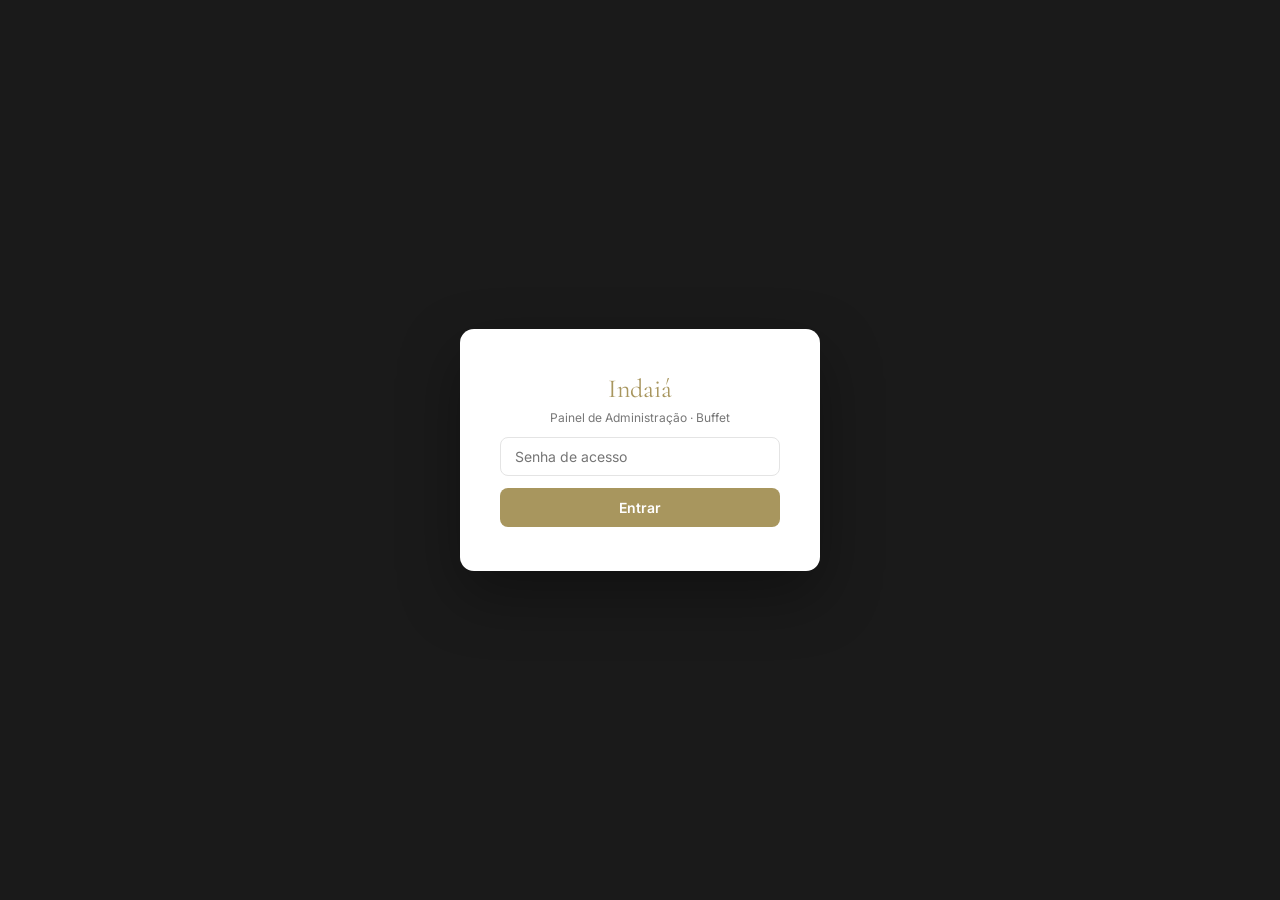
<file: admin.html>
<!DOCTYPE html>
<html lang="pt-BR">
<head>
  <meta charset="UTF-8">
  <meta name="viewport" content="width=device-width, initial-scale=1.0">
  <title>Admin · Indaiá Eventos</title>
  <link rel="preconnect" href="https://fonts.googleapis.com">
  <link href="https://fonts.googleapis.com/css2?family=Inter:wght@400;500;600&family=Cormorant+Garamond:wght@600&display=swap" rel="stylesheet">
  <style>
    *, *::before, *::after { box-sizing: border-box; margin: 0; padding: 0; }
    :root { --gold: #a8965e; --gold-d: #8a7848; --ink: #111; --muted: #777; --border: #e4e4e4; --bg: #f2f1ef; --white: #fff; }
    body { font-family: 'Inter', system-ui, sans-serif; font-size: 14px; color: var(--ink); background: var(--bg); min-height: 100vh; }

    /* fix: CSS display overrides HTML hidden attribute */
    [hidden] { display: none !important; }

    /* ── LOGIN ── */
    #loginWrap { display: flex; align-items: center; justify-content: center; min-height: 100vh; background: #1a1a1a; }
    .login-card { background: var(--white); border-radius: 14px; padding: 44px 40px; width: 360px; box-shadow: 0 24px 60px rgba(0,0,0,.35); display: flex; flex-direction: column; gap: 12px; }
    .login-brand { font-family: 'Cormorant Garamond', Georgia, serif; font-size: 26px; color: var(--gold); text-align: center; }
    .login-sub { font-size: 12px; color: var(--muted); text-align: center; margin-top: -6px; }
    .login-err { font-size: 12px; color: #c44; background: #fff0f0; border: 1px solid #f5c0c0; border-radius: 7px; padding: 8px 12px; display: none; }
    .login-err.show { display: block; }
    .login-card input[type=password] { border: 1.5px solid var(--border); border-radius: 8px; padding: 10px 14px; font-size: 14px; width: 100%; outline: none; transition: border-color .2s; font-family: inherit; }
    .login-card input[type=password]:focus { border-color: var(--gold); }
    .btn-gold { background: var(--gold); color: #fff; border: none; border-radius: 8px; padding: 11px 18px; font-size: 14px; font-weight: 600; cursor: pointer; transition: background .2s; font-family: inherit; }
    .btn-gold:hover { background: var(--gold-d); }
    .btn-gold:disabled { background: #bbb; cursor: default; }
    .login-card .btn-gold { width: 100%; }

    /* ── APP LAYOUT ── */
    #appWrap { display: flex; flex-direction: column; height: 100vh; }
    .topbar { height: 54px; background: var(--white); border-bottom: 1px solid var(--border); display: flex; align-items: center; padding: 0 20px; gap: 14px; flex-shrink: 0; position: sticky; top: 0; z-index: 20; }
    .topbar-brand { font-family: 'Cormorant Garamond', serif; font-size: 18px; color: var(--gold); margin-right: 4px; }
    .topbar-brand em { font-style: normal; font-size: 11px; font-family: 'Inter', sans-serif; color: var(--muted); font-weight: 500; letter-spacing: .04em; }
    .topbar-sep { width: 1px; height: 20px; background: var(--border); }
    #statusMsg { flex: 1; font-size: 12px; color: var(--muted); }
    #statusMsg.saving { color: var(--gold); }
    #statusMsg.success { color: #3a8c5c; }
    #statusMsg.error { color: #c44; }
    .btn-ghost { background: none; border: 1.5px solid var(--border); border-radius: 7px; padding: 7px 14px; font-size: 12px; color: var(--muted); cursor: pointer; font-family: inherit; transition: all .15s; }
    .btn-ghost:hover { border-color: #aaa; color: var(--ink); }

    .layout { display: flex; flex: 1; overflow: hidden; }

    /* ── SIDEBAR ── */
    .sidebar { width: 200px; background: var(--white); border-right: 1px solid var(--border); overflow-y: auto; padding: 16px 0; flex-shrink: 0; }
    .sb-label { font-size: 10px; font-weight: 600; color: #bbb; text-transform: uppercase; letter-spacing: .08em; padding: 0 16px 10px; }
    .sb-btn { display: block; width: 100%; border: none; background: none; text-align: left; padding: 9px 16px; cursor: pointer; position: relative; transition: background .15s; }
    .sb-btn:hover { background: #fdf8f0; }
    .sb-btn.active { background: #fdf8f0; }
    .sb-btn.active::before { content: ''; position: absolute; left: 0; top: 0; bottom: 0; width: 3px; background: var(--gold); border-radius: 0 2px 2px 0; }
    .sb-num { display: block; font-size: 10px; color: var(--muted); }
    .sb-name { display: block; font-size: 13px; font-weight: 500; color: var(--ink); }
    .sb-btn.active .sb-name { color: var(--gold); }

    /* ── MAIN CONTENT ── */
    .main { flex: 1; overflow-y: auto; padding: 28px 32px; }
    .main-title { font-size: 20px; font-weight: 600; margin-bottom: 22px; display: flex; align-items: center; gap: 10px; }
    .main-title small { font-size: 12px; font-weight: 400; color: var(--muted); background: #f0f0f0; border-radius: 5px; padding: 3px 8px; }

    /* ── CARDS ── */
    .card { background: var(--white); border: 1px solid var(--border); border-radius: 10px; margin-bottom: 18px; overflow: hidden; }
    .card-head { padding: 14px 20px; border-bottom: 1px solid #f4f4f4; display: flex; align-items: center; justify-content: space-between; }
    .card-head h3 { font-size: 13px; font-weight: 600; color: #444; }
    .card-body { padding: 20px; }

    /* ── FORM FIELDS ── */
    .field-row { display: flex; gap: 14px; margin-bottom: 14px; }
    .field { display: flex; flex-direction: column; gap: 5px; flex: 1; min-width: 0; }
    .field label { font-size: 11px; color: var(--muted); font-weight: 500; }
    .field input[type=text], .field textarea { border: 1.5px solid var(--border); border-radius: 7px; padding: 8px 11px; font-size: 13px; font-family: inherit; outline: none; transition: border-color .2s; color: var(--ink); width: 100%; }
    .field input[type=text]:focus, .field textarea:focus { border-color: var(--gold); }
    .field textarea { resize: vertical; min-height: 70px; }
    .price-row { display: flex; align-items: center; gap: 5px; }
    .price-row span { font-size: 14px; color: var(--muted); }
    .price-row input { width: 72px; border: 1.5px solid var(--border); border-radius: 7px; padding: 8px 10px; font-size: 13px; font-family: inherit; outline: none; transition: border-color .2s; }
    .price-row input:focus { border-color: var(--gold); }

    /* ── CATEGORIES ── */
    .cat-block { margin-bottom: 24px; }
    .cat-block:last-child { margin-bottom: 0; }
    .cat-divider { border: none; border-top: 1px solid #f0f0f0; margin: 20px 0; }
    .cat-top { display: flex; align-items: center; gap: 10px; margin-bottom: 12px; }
    .cat-label-in { flex: 1; border: none; background: transparent; font-size: 14px; font-weight: 600; color: #444; outline: none; padding: 4px 0; border-bottom: 1.5px solid transparent; transition: border-color .2s; }
    .cat-label-in:focus { border-bottom-color: var(--gold); }
    .cat-num-wrap { display: flex; align-items: center; gap: 5px; font-size: 12px; color: var(--muted); white-space: nowrap; }
    .cat-num-in { width: 38px; border: 1.5px solid var(--border); border-radius: 5px; padding: 4px 6px; font-size: 12px; font-family: inherit; text-align: center; outline: none; }
    .cat-num-in:focus { border-color: var(--gold); }

    /* ── ITEMS ── */
    .items-list { display: flex; flex-direction: column; gap: 7px; }
    .item-row { display: flex; align-items: center; gap: 8px; background: #fafafa; border: 1px solid #ededed; border-radius: 8px; padding: 7px 10px; transition: border-color .15s; }
    .item-row:hover { border-color: #d8d8d8; }
    .item-name-in { flex: 1; border: none; background: transparent; font-size: 13px; outline: none; color: var(--ink); min-width: 0; }
    .item-name-in::placeholder { color: #ccc; }
    .tag-grp { display: flex; gap: 4px; flex-shrink: 0; }
    .tag-btn { border: 1.5px solid var(--border); background: var(--white); border-radius: 5px; padding: 3px 7px; font-size: 10px; font-weight: 600; cursor: pointer; color: #ccc; transition: all .15s; line-height: 1.4; }
    .tag-btn.on.glu { background: #eaf4ea; border-color: #5a9e5a; color: #3a7a3a; }
    .tag-btn.on.lac { background: #eaf0fa; border-color: #4a7ec8; color: #2a5ea8; }
    .tag-btn.on.veg { background: #f3eafa; border-color: #9a60b8; color: #7a3a98; }
    .btn-x { border: none; background: none; cursor: pointer; color: #ccc; font-size: 18px; line-height: 1; padding: 0 2px; flex-shrink: 0; transition: color .15s; }
    .btn-x:hover { color: #c44; }
    .btn-add-item { display: flex; align-items: center; gap: 6px; width: 100%; border: 1.5px dashed #d4d4d4; background: none; border-radius: 7px; padding: 8px 12px; font-size: 12px; color: #bbb; cursor: pointer; margin-top: 8px; transition: all .2s; font-family: inherit; }
    .btn-add-item:hover { border-color: var(--gold); color: var(--gold); }

    /* ── ITEM FOTO ── */
    .item-photo-wrap { position: relative; flex-shrink: 0; }
    .item-thumb { width: 36px; height: 36px; border-radius: 6px; object-fit: cover; border: 1.5px solid var(--border); display: block; cursor: pointer; }
    .item-no-photo { display: flex; align-items: center; justify-content: center; width: 36px; height: 36px; border-radius: 6px; border: 1.5px dashed #d4d4d4; background: #f5f5f5; cursor: pointer; font-size: 16px; transition: border-color .15s; }
    .item-no-photo:hover { border-color: var(--gold); }
    .item-photo-input { display: none; }
    .item-photo-loading { width: 36px; height: 36px; border-radius: 6px; border: 1.5px solid var(--border); background: #f5f5f5; display: flex; align-items: center; justify-content: center; font-size: 11px; color: #aaa; }
    .item-photo-del { position: absolute; top: -5px; right: -5px; width: 16px; height: 16px; background: #c44; border: none; border-radius: 50%; color: #fff; font-size: 10px; line-height: 16px; text-align: center; cursor: pointer; padding: 0; display: flex; align-items: center; justify-content: center; }

    /* ── INCLUDES ── */
    .includes-list { display: flex; flex-direction: column; gap: 8px; margin-bottom: 10px; }
    .include-row { display: flex; align-items: center; gap: 8px; }
    .include-row input { flex: 1; border: 1.5px solid var(--border); border-radius: 7px; padding: 8px 11px; font-size: 13px; font-family: inherit; outline: none; }
    .include-row input:focus { border-color: var(--gold); }
    .btn-add-inc { display: flex; align-items: center; gap: 6px; border: 1.5px dashed #d4d4d4; background: none; border-radius: 7px; padding: 8px 12px; font-size: 12px; color: #bbb; cursor: pointer; transition: all .2s; font-family: inherit; }
    .btn-add-inc:hover { border-color: var(--gold); color: var(--gold); }

    /* ── SCROLLBAR ── */
    ::-webkit-scrollbar { width: 6px; }
    ::-webkit-scrollbar-track { background: transparent; }
    ::-webkit-scrollbar-thumb { background: #d0d0d0; border-radius: 3px; }
  </style>
</head>
<body>

<!-- ── LOGIN ── -->
<div id="loginWrap">
  <div class="login-card">
    <div class="login-brand">Indaiá</div>
    <div class="login-sub">Painel de Administração · Buffet</div>
    <div class="login-err" id="loginErr"></div>
    <input type="password" id="pwInput" placeholder="Senha de acesso" autocomplete="current-password">
    <button class="btn-gold" id="btnLogin">Entrar</button>
  </div>
</div>

<!-- ── APP ── -->
<div id="appWrap" hidden>
  <header class="topbar">
    <span class="topbar-brand">Indaiá <em>Admin</em></span>
    <div class="topbar-sep"></div>
    <span id="statusMsg"></span>
    <button class="btn-gold" id="btnSave">Salvar alterações</button>
    <button class="btn-ghost" id="btnLogout">Sair</button>
  </header>
  <div class="layout">
    <nav class="sidebar" id="sidebar"></nav>
    <main class="main" id="mainContent"></main>
  </div>
</div>

<script>
/* ── State ── */
let pw = '';
let DATA = null;
let curTier = '1';
let curSection = 'tier';

/* ── DOM refs ── */
const loginWrap = document.getElementById('loginWrap');
const appWrap = document.getElementById('appWrap');
const loginErr = document.getElementById('loginErr');
const pwInput = document.getElementById('pwInput');
const btnLogin = document.getElementById('btnLogin');
const btnSave = document.getElementById('btnSave');
const btnLogout = document.getElementById('btnLogout');
const statusEl = document.getElementById('statusMsg');
const sidebar = document.getElementById('sidebar');
const mainContent = document.getElementById('mainContent');

/* ── Login ── */
btnLogin.addEventListener('click', doLogin);
pwInput.addEventListener('keydown', e => { if (e.key === 'Enter') doLogin(); });

async function doLogin() {
  const entered = pwInput.value.trim();
  if (!entered) return;
  btnLogin.textContent = 'Verificando...';
  btnLogin.disabled = true;
  loginErr.className = 'login-err';

  try {
    const r = await fetch('/api/update', {
      method: 'POST',
      headers: {'Content-Type': 'application/json'},
      body: JSON.stringify({password: entered, data: null})
    });
    const rJson = await r.json().catch(() => ({}));
    if (!r.ok) {
      showLoginErr(rJson.error || 'Senha incorreta. Tente novamente.');
      return;
    }
    pw = entered;
    const dr = await fetch('/data.json?_=' + Date.now());
    if (!dr.ok) throw new Error('Erro ao carregar o cardápio (HTTP ' + dr.status + ').');
    DATA = await dr.json();
    loginWrap.hidden = true;
    appWrap.hidden = false;
    renderSidebar();
    selectTier('1');
  } catch(e) {
    showLoginErr(e.message || 'Erro de conexão. Tente novamente.');
  } finally {
    btnLogin.textContent = 'Entrar';
    btnLogin.disabled = false;
  }
}

function showLoginErr(msg) {
  loginErr.textContent = msg;
  loginErr.className = 'login-err show';
}

/* ── Logout ── */
btnLogout.addEventListener('click', () => {
  pw = ''; DATA = null; curTier = '1';
  appWrap.hidden = true;
  loginWrap.hidden = false;
  pwInput.value = '';
  loginErr.className = 'login-err';
});

/* ── Save ── */
btnSave.addEventListener('click', doSave);

async function doSave() {
  btnSave.disabled = true;
  setStatus('Salvando no site...', 'saving');
  try {
    const r = await fetch('/api/update', {
      method: 'POST',
      headers: {'Content-Type': 'application/json'},
      body: JSON.stringify({password: pw, data: DATA})
    });
    if (!r.ok) {
      const e = await r.json().catch(() => ({}));
      throw new Error(e.error || `HTTP ${r.status}`);
    }
    setStatus('Salvo! O site atualiza em ~30s.', 'success');
    setTimeout(() => setStatus('', ''), 5000);
  } catch(e) {
    setStatus('Erro: ' + e.message, 'error');
  } finally {
    btnSave.disabled = false;
  }
}

function setStatus(msg, cls) {
  statusEl.textContent = msg;
  statusEl.className = cls || '';
}

/* ── Sidebar ── */
function renderSidebar() {
  sidebar.innerHTML = '<div class="sb-label">Menus</div>' +
    Object.entries(DATA.tiers).map(([n, t]) =>
      `<button class="sb-btn" data-tier="${n}" onclick="selectTier('${n}')">
        <span class="sb-num">Menu ${n.padStart(2,'0')}</span>
        <span class="sb-name">${esc(t.name)}</span>
      </button>`
    ).join('') +
    '<div class="sb-label" style="margin-top:12px">Serviços</div>' +
    `<button class="sb-btn" data-section="lanche" onclick="selectSection('lanche')">
      <span class="sb-num">Serviço</span>
      <span class="sb-name">Lanche da Madrugada</span>
    </button>
    <button class="sb-btn" data-section="mesa" onclick="selectSection('mesa')">
      <span class="sb-num">Serviço</span>
      <span class="sb-name">Mesa Mediterrânea</span>
    </button>`;
  updateSidebarActive();
}

function updateSidebarActive() {
  sidebar.querySelectorAll('.sb-btn').forEach(b => {
    const isTier = b.dataset.tier && b.dataset.tier === curTier && curSection === 'tier';
    const isSection = b.dataset.section && b.dataset.section === curSection;
    b.classList.toggle('active', isTier || isSection);
  });
}

function selectTier(n) {
  curTier = n;
  curSection = 'tier';
  updateSidebarActive();
  renderMain();
}

function selectSection(sec) {
  curSection = sec;
  updateSidebarActive();
  if (sec === 'lanche') renderLanche();
  else if (sec === 'mesa') renderMesa();
}

/* ── Main ── */
function renderMain() {
  const t = DATA.tiers[curTier];
  mainContent.innerHTML = `
    <div class="main-title">
      Menu ${curTier.padStart(2,'0')} · ${esc(t.name)}
      ${t.badge ? `<small>${esc(t.badge)}</small>` : ''}
    </div>

    <!-- Basic info -->
    <div class="card">
      <div class="card-head"><h3>Informações básicas</h3></div>
      <div class="card-body">
        <div class="field-row">
          <div class="field">
            <label>Nome do menu</label>
            <input type="text" value="${esc(t.name)}" oninput="setField('name',this.value)">
          </div>
          <div class="field" style="flex:0 0 auto">
            <label>Preço por pessoa</label>
            <div class="price-row">
              <span>R$</span>
              <input type="text" style="width:70px" value="${esc(t.price.value)}" oninput="setPrice('value',this.value)">
              <span>,</span>
              <input type="text" style="width:48px" value="${esc(t.price.cents)}" oninput="setPrice('cents',this.value)">
            </div>
          </div>
        </div>
        <div class="field-row">
          <div class="field">
            <label>Frase de destaque (tagline)</label>
            <input type="text" value="${esc(t.tagline)}" oninput="setField('tagline',this.value)">
          </div>
        </div>
        <div class="field-row">
          <div class="field">
            <label>Descrição (abaixo do botão de WhatsApp)</label>
            <textarea oninput="setField('motivation',this.value)">${esc(t.motivation)}</textarea>
          </div>
        </div>
        ${t.badge !== undefined ? `
        <div class="field-row">
          <div class="field">
            <label>Badge (ex: "Mais escolhido")</label>
            <input type="text" value="${esc(t.badge||'')}" oninput="setField('badge',this.value)">
          </div>
        </div>` : ''}
      </div>
    </div>

    <!-- Categories -->
    <div class="card">
      <div class="card-head"><h3>Categorias do cardápio</h3></div>
      <div class="card-body" id="catsContainer">
        ${t.features.map((cat, ci) => renderCatHTML(cat, ci)).join('<hr class="cat-divider">')}
      </div>
    </div>

    <!-- Includes (only for tiers with includes) -->
    ${parseInt(curTier) >= 4 ? `
    <div class="card">
      <div class="card-head"><h3>Serviços inclusos no pacote</h3></div>
      <div class="card-body">
        <div class="includes-list" id="includesList">
          ${t.includes.map((inc, ii) => `
            <div class="include-row" data-ii="${ii}">
              <input type="text" value="${esc(inc)}" oninput="setInclude(${ii},this.value)">
              <button class="btn-x" onclick="removeInclude(${ii})">×</button>
            </div>`).join('')}
        </div>
        <button class="btn-add-inc" onclick="addInclude()">+ Adicionar serviço</button>
      </div>
    </div>` : ''}
  `;
}

function renderCatHTML(cat, ci) {
  return `
    <div class="cat-block" data-ci="${ci}">
      <div class="cat-top">
        <input class="cat-label-in" type="text" value="${esc(cat.label)}"
          oninput="setCatField(${ci},'label',this.value)" placeholder="Nome da categoria">
        <div class="cat-num-wrap">
          Escolha
          <input class="cat-num-in" type="number" min="1" max="20" value="${cat.num}"
            oninput="setCatField(${ci},'num',this.value)">
          opção(ões)
        </div>
      </div>
      <div class="items-list" id="itemsList-${ci}">
        ${cat.items.map((item, ii) => renderItemHTML(item, ii, ci)).join('')}
      </div>
      <button class="btn-add-item" onclick="addItem(${ci})">+ Adicionar prato</button>
    </div>`;
}

function renderItemHTML(item, ii, ci) {
  const tags = item.tags || [];
  const photo = item.photo || '';
  const photoHTML = photo
    ? `<img class="item-thumb" src="${esc(photo)}" alt="" onclick="document.getElementById('fi-${ci}-${ii}').click()" title="Trocar foto">
       <button class="item-photo-del" onclick="removeItemPhoto(${ci},${ii})" title="Remover foto">×</button>`
    : `<span class="item-no-photo" onclick="document.getElementById('fi-${ci}-${ii}').click()" title="Adicionar foto">🖼</span>`;

  return `
    <div class="item-row" data-ci="${ci}" data-ii="${ii}">
      <div class="item-photo-wrap" id="fw-${ci}-${ii}">
        ${photoHTML}
        <input class="item-photo-input" type="file" accept="image/*" id="fi-${ci}-${ii}"
          onchange="uploadItemPhoto(${ci},${ii},this)">
      </div>
      <input class="item-name-in" type="text" value="${esc(item.name)}"
        placeholder="Nome do prato" oninput="setItemName(${ci},${ii},this.value)">
      <div class="tag-grp">
        <button class="tag-btn glu${tags.includes('glu')?' on':''}"
          onclick="toggleTag(${ci},${ii},'glu')" title="Sem Glúten">SG</button>
        <button class="tag-btn lac${tags.includes('lac')?' on':''}"
          onclick="toggleTag(${ci},${ii},'lac')" title="Sem Lactose">SL</button>
        <button class="tag-btn veg${tags.includes('veg')?' on':''}"
          onclick="toggleTag(${ci},${ii},'veg')" title="Vegano">VEG</button>
      </div>
      <button class="btn-x" onclick="removeItem(${ci},${ii})" title="Remover">×</button>
    </div>`;
}

/* ── Mutations ── */
function setField(key, val) {
  DATA.tiers[curTier][key] = val;
  if (key === 'name') {
    const sb = sidebar.querySelector(`.sb-btn[data-tier="${curTier}"] .sb-name`);
    if (sb) sb.textContent = val;
    const title = mainContent.querySelector('.main-title');
    if (title) title.childNodes[0].textContent = `Menu ${curTier.padStart(2,'0')} · ${val}\n`;
  }
}

function setPrice(key, val) { DATA.tiers[curTier].price[key] = val; }
function setCatField(ci, key, val) { DATA.tiers[curTier].features[ci][key] = val; }
function setItemName(ci, ii, val) { DATA.tiers[curTier].features[ci].items[ii].name = val; }
function setInclude(ii, val) { DATA.tiers[curTier].includes[ii] = val; }

function toggleTag(ci, ii, tag) {
  const tags = DATA.tiers[curTier].features[ci].items[ii].tags;
  const idx = tags.indexOf(tag);
  if (idx === -1) tags.push(tag); else tags.splice(idx, 1);
  const row = document.querySelector(`.item-row[data-ci="${ci}"][data-ii="${ii}"] .tag-grp`);
  if (row) row.innerHTML = `
    <button class="tag-btn glu${tags.includes('glu')?' on':''}" onclick="toggleTag(${ci},${ii},'glu')" title="Sem Glúten">SG</button>
    <button class="tag-btn lac${tags.includes('lac')?' on':''}" onclick="toggleTag(${ci},${ii},'lac')" title="Sem Lactose">SL</button>
    <button class="tag-btn veg${tags.includes('veg')?' on':''}" onclick="toggleTag(${ci},${ii},'veg')" title="Vegano">VEG</button>`;
}

function addItem(ci) {
  DATA.tiers[curTier].features[ci].items.push({name: '', tags: []});
  const ii = DATA.tiers[curTier].features[ci].items.length - 1;
  const list = document.getElementById(`itemsList-${ci}`);
  const div = document.createElement('div');
  div.innerHTML = renderItemHTML({name:'',tags:[]}, ii, ci).trim();
  list.appendChild(div.firstElementChild);
  list.lastElementChild.querySelector('.item-name-in').focus();
}

function removeItem(ci, ii) {
  DATA.tiers[curTier].features[ci].items.splice(ii, 1);
  renderMain();
}

function addInclude() {
  DATA.tiers[curTier].includes.push('');
  renderMain();
  const rows = document.querySelectorAll('#includesList .include-row');
  if (rows.length) rows[rows.length-1].querySelector('input').focus();
}

function removeInclude(ii) {
  DATA.tiers[curTier].includes.splice(ii, 1);
  renderMain();
}

/* ── Lanche da Madrugada ── */
function renderLanche() {
  const items = DATA.services.lanche.items;
  mainContent.innerHTML = `
    <div class="main-title">Lanche da Madrugada</div>
    <div class="card">
      <div class="card-head"><h3>Itens do serviço</h3></div>
      <div class="card-body">
        <div class="items-list" id="lancheList">
          ${items.map((item, ii) => renderLancheItemHTML(item, ii)).join('')}
        </div>
        <button class="btn-add-item" onclick="addLancheItem()">+ Adicionar item</button>
      </div>
    </div>`;
}

function renderLancheItemHTML(item, ii) {
  const photo = item.photo || '';
  const photoHTML = photo
    ? `<img class="item-thumb" src="${esc(photo)}" alt="" onclick="document.getElementById('lfi-${ii}').click()" title="Trocar foto">
       <button class="item-photo-del" onclick="removeLanchePhoto(${ii})" title="Remover foto">×</button>`
    : `<span class="item-no-photo" onclick="document.getElementById('lfi-${ii}').click()" title="Adicionar foto">🖼</span>`;
  return `
    <div class="item-row" data-lii="${ii}">
      <div class="item-photo-wrap" id="lfw-${ii}">
        ${photoHTML}
        <input class="item-photo-input" type="file" accept="image/*" id="lfi-${ii}"
          onchange="uploadLanchePhoto(${ii},this)">
      </div>
      <input class="item-name-in" type="text" value="${esc(item.name)}"
        placeholder="Nome do item" oninput="DATA.services.lanche.items[${ii}].name=this.value">
      <button class="btn-x" onclick="removeLancheItem(${ii})" title="Remover">×</button>
    </div>`;
}

async function uploadLanchePhoto(ii, input) {
  const file = input.files[0];
  if (!file) return;
  if (file.size > 0.8 * 1024 * 1024) { alert('Imagem muito grande. Use até 800 KB.'); input.value=''; return; }
  const wrap = document.getElementById(`lfw-${ii}`);
  wrap.innerHTML = '<div class="item-photo-loading">...</div>';
  const reader = new FileReader();
  reader.onload = async (e) => {
    const base64 = e.target.result.split(',')[1];
    const ext = file.name.split('.').pop().toLowerCase() || 'jpg';
    const filename = `lanche_${ii}_${Date.now()}.${ext}`;
    try {
      const r = await fetch('/api/upload', {
        method:'POST', headers:{'Content-Type':'application/json'},
        body: JSON.stringify({password:pw, filename, content:base64})
      });
      const rj = await r.json();
      if (!r.ok) throw new Error(rj.error);
      DATA.services.lanche.items[ii].photo = rj.url;
      wrap.innerHTML = `<img class="item-thumb" src="${rj.url}?_=${Date.now()}" alt=""
        onclick="document.getElementById('lfi-${ii}').click()" title="Trocar foto">
        <button class="item-photo-del" onclick="removeLanchePhoto(${ii})">×</button>
        <input class="item-photo-input" type="file" accept="image/*" id="lfi-${ii}"
          onchange="uploadLanchePhoto(${ii},this)">`;
    } catch(err) {
      wrap.innerHTML = `<span class="item-no-photo" onclick="document.getElementById('lfi-${ii}').click()">🖼</span>
        <input class="item-photo-input" type="file" accept="image/*" id="lfi-${ii}"
          onchange="uploadLanchePhoto(${ii},this)">`;
      alert('Erro: ' + err.message);
    }
  };
  reader.readAsDataURL(file);
}

function removeLanchePhoto(ii) {
  DATA.services.lanche.items[ii].photo = '';
  const wrap = document.getElementById(`lfw-${ii}`);
  if (wrap) wrap.innerHTML = `<span class="item-no-photo" onclick="document.getElementById('lfi-${ii}').click()">🖼</span>
    <input class="item-photo-input" type="file" accept="image/*" id="lfi-${ii}" onchange="uploadLanchePhoto(${ii},this)">`;
}

function addLancheItem() {
  DATA.services.lanche.items.push({name:'', photo:''});
  renderLanche();
}

function removeLancheItem(ii) {
  DATA.services.lanche.items.splice(ii, 1);
  renderLanche();
}

/* ── Mesa Mediterrânea ── */
function renderMesa() {
  const cats = DATA.services.mesa.categories;
  mainContent.innerHTML = `
    <div class="main-title">Mesa Mediterrânea</div>
    <div class="card">
      <div class="card-head"><h3>Categorias</h3></div>
      <div class="card-body">
        ${cats.map((cat, ci) => renderMesaCatHTML(cat, ci)).join('<hr class="cat-divider">')}
        <button class="btn-add-item" style="margin-top:16px" onclick="addMesaCat()">+ Adicionar categoria</button>
      </div>
    </div>`;
}

function renderMesaCatHTML(cat, ci) {
  const photo = cat.photo || '';
  const photoHTML = photo
    ? `<img class="item-thumb" src="${esc(photo)}" alt="" onclick="document.getElementById('mfi-${ci}').click()" title="Trocar foto">
       <button class="item-photo-del" onclick="removeMesaPhoto(${ci})">×</button>`
    : `<span class="item-no-photo" onclick="document.getElementById('mfi-${ci}').click()" title="Foto da categoria">🖼</span>`;
  return `
    <div class="cat-block" data-mci="${ci}">
      <div class="cat-top">
        <div class="item-photo-wrap" id="mfw-${ci}">
          ${photoHTML}
          <input class="item-photo-input" type="file" accept="image/*" id="mfi-${ci}"
            onchange="uploadMesaPhoto(${ci},this)">
        </div>
        <input class="cat-label-in" type="text" value="${esc(cat.title)}"
          oninput="DATA.services.mesa.categories[${ci}].title=this.value" placeholder="Nome da categoria">
        <button class="btn-x" onclick="removeMesaCat(${ci})" title="Remover categoria">×</button>
      </div>
      <div class="items-list" style="margin-top:8px" id="mesaItemsList-${ci}">
        ${cat.items.map((item, ii) => renderMesaItemHTML(item, ii, ci)).join('')}
      </div>
      <button class="btn-add-item" style="margin-top:6px" onclick="addMesaItem(${ci})">+ Adicionar item</button>
    </div>`;
}

async function uploadMesaPhoto(ci, input) {
  const file = input.files[0];
  if (!file) return;
  if (file.size > 0.8 * 1024 * 1024) { alert('Imagem muito grande. Use até 800 KB.'); input.value=''; return; }
  const wrap = document.getElementById(`mfw-${ci}`);
  wrap.innerHTML = '<div class="item-photo-loading">...</div>';
  const reader = new FileReader();
  reader.onload = async (e) => {
    const base64 = e.target.result.split(',')[1];
    const ext = file.name.split('.').pop().toLowerCase() || 'jpg';
    const filename = `mesa_cat${ci}_${Date.now()}.${ext}`;
    try {
      const r = await fetch('/api/upload', {
        method:'POST', headers:{'Content-Type':'application/json'},
        body: JSON.stringify({password:pw, filename, content:base64})
      });
      const rj = await r.json();
      if (!r.ok) throw new Error(rj.error);
      DATA.services.mesa.categories[ci].photo = rj.url;
      wrap.innerHTML = `<img class="item-thumb" src="${rj.url}?_=${Date.now()}" alt=""
        onclick="document.getElementById('mfi-${ci}').click()" title="Trocar foto">
        <button class="item-photo-del" onclick="removeMesaPhoto(${ci})">×</button>
        <input class="item-photo-input" type="file" accept="image/*" id="mfi-${ci}"
          onchange="uploadMesaPhoto(${ci},this)">`;
    } catch(err) {
      wrap.innerHTML = `<span class="item-no-photo" onclick="document.getElementById('mfi-${ci}').click()">🖼</span>
        <input class="item-photo-input" type="file" accept="image/*" id="mfi-${ci}"
          onchange="uploadMesaPhoto(${ci},this)">`;
      alert('Erro: ' + err.message);
    }
  };
  reader.readAsDataURL(file);
}

function removeMesaPhoto(ci) {
  DATA.services.mesa.categories[ci].photo = '';
  renderMesa();
}

function addMesaCat() {
  DATA.services.mesa.categories.push({title:'', photo:'', items:[]});
  renderMesa();
}

function removeMesaCat(ci) {
  DATA.services.mesa.categories.splice(ci, 1);
  renderMesa();
}

function renderMesaItemHTML(item, ii, ci) {
  const itemName = typeof item === 'string' ? item : (item.name || '');
  const itemPhoto = typeof item === 'object' ? (item.photo || '') : '';
  const photoHTML = itemPhoto
    ? `<img class="item-thumb" src="${esc(itemPhoto)}" alt="" onclick="document.getElementById('mifi-${ci}-${ii}').click()" title="Trocar foto">
       <button class="item-photo-del" onclick="removeMesaItemPhoto(${ci},${ii})">×</button>`
    : `<span class="item-no-photo" onclick="document.getElementById('mifi-${ci}-${ii}').click()" title="Foto do item">🖼</span>`;
  return `
    <div class="item-row" data-mci="${ci}" data-mii="${ii}">
      <div class="item-photo-wrap" id="mifw-${ci}-${ii}">
        ${photoHTML}
        <input class="item-photo-input" type="file" accept="image/*" id="mifi-${ci}-${ii}"
          onchange="uploadMesaItemPhoto(${ci},${ii},this)">
      </div>
      <input class="item-name-in" type="text" value="${esc(itemName)}"
        oninput="DATA.services.mesa.categories[${ci}].items[${ii}].name=this.value"
        placeholder="Item da categoria">
      <button class="btn-x" onclick="removeMesaItem(${ci},${ii})">×</button>
    </div>`;
}

async function uploadMesaItemPhoto(ci, ii, input) {
  const file = input.files[0];
  if (!file) return;
  if (file.size > 0.8 * 1024 * 1024) { alert('Imagem muito grande. Use até 800 KB.'); input.value=''; return; }
  const wrap = document.getElementById(`mifw-${ci}-${ii}`);
  wrap.innerHTML = '<div class="item-photo-loading">...</div>';
  const reader = new FileReader();
  reader.onload = async (e) => {
    const base64 = e.target.result.split(',')[1];
    const ext = file.name.split('.').pop().toLowerCase() || 'jpg';
    const filename = `mesa_item_c${ci}_i${ii}_${Date.now()}.${ext}`;
    try {
      const r = await fetch('/api/upload', {
        method:'POST', headers:{'Content-Type':'application/json'},
        body: JSON.stringify({password:pw, filename, content:base64})
      });
      const rj = await r.json();
      if (!r.ok) throw new Error(rj.error);
      if (typeof DATA.services.mesa.categories[ci].items[ii] === 'string') {
        DATA.services.mesa.categories[ci].items[ii] = {name: DATA.services.mesa.categories[ci].items[ii], photo: rj.url};
      } else {
        DATA.services.mesa.categories[ci].items[ii].photo = rj.url;
      }
      wrap.innerHTML = `<img class="item-thumb" src="${rj.url}?_=${Date.now()}" alt=""
        onclick="document.getElementById('mifi-${ci}-${ii}').click()" title="Trocar foto">
        <button class="item-photo-del" onclick="removeMesaItemPhoto(${ci},${ii})">×</button>
        <input class="item-photo-input" type="file" accept="image/*" id="mifi-${ci}-${ii}"
          onchange="uploadMesaItemPhoto(${ci},${ii},this)">`;
    } catch(err) {
      wrap.innerHTML = `<span class="item-no-photo" onclick="document.getElementById('mifi-${ci}-${ii}').click()">🖼</span>
        <input class="item-photo-input" type="file" accept="image/*" id="mifi-${ci}-${ii}"
          onchange="uploadMesaItemPhoto(${ci},${ii},this)">`;
      alert('Erro: ' + err.message);
    }
  };
  reader.readAsDataURL(file);
}

function removeMesaItemPhoto(ci, ii) {
  if (typeof DATA.services.mesa.categories[ci].items[ii] === 'object') {
    DATA.services.mesa.categories[ci].items[ii].photo = '';
  }
  renderMesa();
}

function addMesaItem(ci) {
  DATA.services.mesa.categories[ci].items.push({name:'', photo:''});
  renderMesa();
}

function removeMesaItem(ci, ii) {
  DATA.services.mesa.categories[ci].items.splice(ii, 1);
  renderMesa();
}

/* ── Foto de item ── */
async function uploadItemPhoto(ci, ii, input) {
  const file = input.files[0];
  if (!file) return;

  const MAX_MB = 0.8;
  if (file.size > MAX_MB * 1024 * 1024) {
    alert('Imagem muito grande. Use uma foto de até 800 KB.');
    input.value = '';
    return;
  }

  const wrap = document.getElementById(`fw-${ci}-${ii}`);
  wrap.innerHTML = '<div class="item-photo-loading">...</div>';

  const reader = new FileReader();
  reader.onload = async (e) => {
    const base64 = e.target.result.split(',')[1];
    const ext = file.name.split('.').pop().toLowerCase() || 'jpg';
    const filename = `t${curTier}_c${ci}_i${ii}_${Date.now()}.${ext}`;

    try {
      const r = await fetch('/api/upload', {
        method: 'POST',
        headers: {'Content-Type': 'application/json'},
        body: JSON.stringify({password: pw, filename, content: base64})
      });
      const rj = await r.json();
      if (!r.ok) throw new Error(rj.error || `HTTP ${r.status}`);

      DATA.tiers[curTier].features[ci].items[ii].photo = rj.url;
      wrap.innerHTML = `
        <img class="item-thumb" src="${rj.url}?_=${Date.now()}" alt=""
          onclick="document.getElementById('fi-${ci}-${ii}').click()" title="Trocar foto">
        <button class="item-photo-del" onclick="removeItemPhoto(${ci},${ii})" title="Remover foto">×</button>
        <input class="item-photo-input" type="file" accept="image/*" id="fi-${ci}-${ii}"
          onchange="uploadItemPhoto(${ci},${ii},this)">`;
    } catch(err) {
      wrap.innerHTML = `<span class="item-no-photo" onclick="document.getElementById('fi-${ci}-${ii}').click()" title="Adicionar foto">🖼</span>
        <input class="item-photo-input" type="file" accept="image/*" id="fi-${ci}-${ii}"
          onchange="uploadItemPhoto(${ci},${ii},this)">`;
      alert('Erro ao fazer upload: ' + err.message);
    }
  };
  reader.readAsDataURL(file);
}

function removeItemPhoto(ci, ii) {
  DATA.tiers[curTier].features[ci].items[ii].photo = '';
  const wrap = document.getElementById(`fw-${ci}-${ii}`);
  if (wrap) wrap.innerHTML = `
    <span class="item-no-photo" onclick="document.getElementById('fi-${ci}-${ii}').click()" title="Adicionar foto">🖼</span>
    <input class="item-photo-input" type="file" accept="image/*" id="fi-${ci}-${ii}"
      onchange="uploadItemPhoto(${ci},${ii},this)">`;
}

/* ── Helper ── */
function esc(s) {
  return (s||'').replace(/&/g,'&amp;').replace(/"/g,'&quot;').replace(/</g,'&lt;').replace(/>/g,'&gt;');
}
</script>
</body>
</html>
</file>
<file: assets/styles.css>
﻿/* =========================================================
   INDAIÁ EVENTOS — Identidade visual institucional
   Paleta oliva/dourado + creme + serifa elegante
   ========================================================= */

/* ----- Tokens ----- */
:root {
  /* Brand olive/gold — espelha a capa do material institucional */
  --olive: #a8965e;
  --olive-deep: #877549;
  --olive-light: #c8b787;
  --olive-soft: rgba(168, 150, 94, 0.12);

  --gold: #c9a86a;
  --gold-bright: #e3c889;

  --ink: #18171a;
  --ink-soft: #4a4640;
  --ink-mute: rgba(24, 23, 26, 0.6);

  --cream: #fbf8f1;
  --cream-soft: #f3eee2;
  --paper: #ffffff;

  --bg-deep: #14110d;
  --bg-dark: #1c1814;

  --on-dark: #f3ede0;
  --on-dark-soft: rgba(243, 237, 224, 0.72);
  --on-dark-mute: rgba(243, 237, 224, 0.55);

  --border-dark: rgba(243, 237, 224, 0.12);
  --border-olive: rgba(168, 150, 94, 0.35);
  --border-light: rgba(24, 23, 26, 0.1);

  --font-display: 'Cormorant Garamond', 'Times New Roman', serif;
  --font-body: 'Inter', system-ui, -apple-system, 'Segoe UI', sans-serif;

  --radius-sm: 10px;
  --radius-md: 18px;
  --radius-lg: 28px;
  --radius-pill: 999px;

  --shadow-card: 0 24px 60px -28px rgba(24, 23, 26, 0.18);
  --shadow-soft: 0 30px 80px -40px rgba(24, 23, 26, 0.45);
  --shadow-olive: 0 30px 100px -30px rgba(168, 150, 94, 0.4);

  --easing: cubic-bezier(0.22, 1, 0.36, 1);
}

* { box-sizing: border-box; margin: 0; padding: 0; }

html { scroll-behavior: smooth; -webkit-text-size-adjust: 100%; }

body {
  font-family: var(--font-body);
  color: var(--ink);
  background: var(--cream);
  line-height: 1.55;
  font-weight: 400;
  -webkit-font-smoothing: antialiased;
  -moz-osx-font-smoothing: grayscale;
  overflow-x: hidden;
}

img, svg { display: block; max-width: 100%; }
a { color: inherit; text-decoration: none; }
button { font: inherit; border: 0; background: none; cursor: pointer; color: inherit; }

::selection { background: var(--olive); color: var(--cream); }

:where(a, button, summary, [tabindex]):focus-visible {
  outline: 2px solid var(--olive);
  outline-offset: 4px;
  border-radius: 4px;
}

/* =========================================================
   LAYOUT
   ========================================================= */
.container {
  width: 100%;
  max-width: 1200px;
  margin: 0 auto;
  padding: 0 28px;
}
.container-narrow { max-width: 860px; }

.section { padding: 130px 0; position: relative; }
.section-cream { background: var(--cream); color: var(--ink); }
.section-paper { background: var(--paper); color: var(--ink); }
.section-olive {
  background: linear-gradient(180deg, var(--olive) 0%, #9a8853 100%);
  color: var(--cream);
}
.section-dark {
  background: var(--bg-dark);
  color: var(--on-dark);
}
.section-deep {
  background:
    radial-gradient(80% 60% at 50% 0%, rgba(168, 150, 94, 0.22), transparent 70%),
    var(--bg-deep);
  color: var(--on-dark);
}

/* =========================================================
   TYPOGRAPHY
   ========================================================= */
h1, h2, h3, h4 {
  font-family: var(--font-display);
  font-weight: 400;
  letter-spacing: -0.005em;
  line-height: 1.1;
}
em, .italic {
  font-style: italic;
  font-weight: 400;
}

.eyebrow {
  font-family: var(--font-body);
  font-size: 0.74rem;
  letter-spacing: 0.32em;
  text-transform: uppercase;
  color: var(--olive);
  font-weight: 500;
  display: inline-block;
  margin-bottom: 22px;
}
.section-olive .eyebrow,
.section-dark .eyebrow,
.section-deep .eyebrow { color: var(--gold-bright); }

.lead {
  font-family: var(--font-body);
  font-size: 1.06rem;
  line-height: 1.7;
  color: var(--ink-soft);
  max-width: 640px;
}
.section-olive .lead,
.section-dark .lead,
.section-deep .lead { color: var(--on-dark-soft); }

.section-head {
  margin: 0 auto 80px;
  max-width: 760px;
  text-align: center;
}
.section-head h2 {
  font-size: clamp(2.2rem, 5vw, 3.6rem);
  margin-bottom: 22px;
  text-transform: uppercase;
  letter-spacing: 0.01em;
}
.section-head h2 em {
  text-transform: none;
  letter-spacing: -0.01em;
  color: var(--olive);
}
.section-olive .section-head h2 em,
.section-dark .section-head h2 em,
.section-deep .section-head h2 em { color: var(--gold-bright); }
.section-head .lead { margin: 0 auto; }

/* =========================================================
   NAV
   ========================================================= */
.nav {
  position: fixed;
  top: 0; left: 0; right: 0;
  z-index: 100;
  display: flex;
  align-items: center;
  justify-content: space-between;
  gap: 24px;
  padding: 22px 36px;
  background: rgba(251, 248, 241, 0);
  backdrop-filter: blur(0);
  transition: all 0.4s var(--easing);
}
.nav.is-scrolled {
  padding: 14px 36px;
  background: rgba(251, 248, 241, 0.92);
  backdrop-filter: blur(18px) saturate(140%);
  -webkit-backdrop-filter: blur(18px) saturate(140%);
  border-bottom: 1px solid var(--border-light);
}

/* Logo */
.brand {
  display: inline-flex;
  align-items: center;
  line-height: 1;
  transition: color 0.3s var(--easing);
}
.brand-logo {
  display: block;
  width: auto;
  height: auto;
  transition: filter 0.3s var(--easing), opacity 0.3s var(--easing);
}
.brand-logo-nav { height: 36px; }
.brand-logo-hero { height: 110px; max-width: 90vw; }
.brand-logo-memoria { height: 80px; }
.brand-logo-footer { height: 54px; }

/* Logo no nav: branca por padrão (hero claro/escuro) — inverte para escuro quando nav fica cream */
.nav.is-scrolled .brand-logo {
  filter: brightness(0) saturate(100%) invert(8%) sepia(8%) saturate(800%) hue-rotate(20deg);
}
.brand-mark {
  font-family: var(--font-display);
  font-weight: 300;
  font-size: 1.5rem;
  letter-spacing: 0.32em;
  color: var(--cream);
  transition: color 0.3s var(--easing);
}
.brand-sub {
  font-family: var(--font-body);
  font-size: 0.6rem;
  font-weight: 300;
  letter-spacing: 0.5em;
  text-transform: uppercase;
  color: rgba(243, 237, 224, 0.7);
  padding-left: 2px;
  transition: color 0.3s var(--easing);
}
.nav.is-scrolled .brand-mark { color: var(--ink); }
.nav.is-scrolled .brand-sub { color: var(--ink-mute); }

.nav-links {
  display: flex; gap: 32px;
  font-size: 0.84rem;
  font-weight: 400;
  letter-spacing: 0.06em;
  color: rgba(243, 237, 224, 0.85);
}
.nav.is-scrolled .nav-links { color: var(--ink-soft); }
.nav-links a {
  transition: color 0.2s var(--easing);
  position: relative;
  padding-bottom: 2px;
}
.nav-links a:hover { color: var(--olive); }
.nav.is-scrolled .nav-links a:hover { color: var(--olive-deep); }
.nav-links a::after {
  content: '';
  position: absolute;
  left: 0; bottom: -2px;
  width: 0; height: 1px;
  background: currentColor;
  transition: width 0.3s var(--easing);
}
.nav-links a:hover::after { width: 100%; }

/* =========================================================
   BUTTONS
   ========================================================= */
.btn {
  display: inline-flex;
  align-items: center;
  justify-content: center;
  gap: 10px;
  padding: 16px 30px;
  font-size: 0.88rem;
  font-weight: 500;
  letter-spacing: 0.06em;
  text-transform: uppercase;
  border-radius: var(--radius-pill);
  cursor: pointer;
  transition: transform 0.25s var(--easing), box-shadow 0.25s var(--easing),
              background 0.25s var(--easing), color 0.25s var(--easing),
              border-color 0.25s var(--easing);
  position: relative;
  overflow: hidden;
}
.btn-sm { padding: 11px 22px; font-size: 0.74rem; }
.btn-lg { padding: 20px 38px; font-size: 0.94rem; }

/* Primary — dark pill (like the price box in the PDF) */
.btn-primary {
  background: var(--ink);
  color: var(--cream);
  box-shadow: 0 14px 30px -16px rgba(24, 23, 26, 0.55);
}
.btn-primary:hover {
  transform: translateY(-2px);
  background: var(--olive-deep);
  box-shadow: 0 22px 50px -18px rgba(135, 117, 73, 0.7);
}
.btn-primary svg { transition: transform 0.3s var(--easing); }
.btn-primary:hover svg { transform: translateX(4px); }

/* Olive secondary */
.btn-olive {
  background: var(--olive);
  color: var(--cream);
}
.btn-olive:hover {
  background: var(--olive-deep);
  transform: translateY(-2px);
}

/* Cream button — for dark backgrounds */
.btn-cream {
  background: var(--cream);
  color: var(--ink);
}
.btn-cream:hover {
  background: var(--paper);
  transform: translateY(-2px);
  box-shadow: 0 14px 30px -16px rgba(0, 0, 0, 0.4);
}

.btn-ghost {
  background: transparent;
  border: 1px solid currentColor;
  color: var(--cream);
}
.nav .btn-ghost { border-color: rgba(243, 237, 224, 0.4); }
.nav.is-scrolled .btn-ghost { border-color: var(--ink); color: var(--ink); }
.btn-ghost:hover {
  background: var(--ink);
  color: var(--cream);
  border-color: var(--ink);
}
.nav.is-scrolled .btn-ghost:hover {
  background: var(--ink);
  color: var(--cream);
}

.btn-link {
  background: transparent;
  padding: 16px 8px;
  border-bottom: 1px solid transparent;
  border-radius: 0;
  letter-spacing: 0.12em;
}
.btn-link:hover { color: var(--olive); border-bottom-color: var(--olive); }
.section-olive .btn-link:hover,
.section-dark .btn-link:hover,
.section-deep .btn-link:hover { color: var(--gold-bright); border-bottom-color: var(--gold-bright); }

/* =========================================================
   HERO
   ========================================================= */
.hero {
  min-height: 100vh;
  min-height: 100dvh;
  display: flex;
  flex-direction: column;
  justify-content: center;
  padding: 140px 28px 100px;
  position: relative;
  overflow: hidden;
  background:
    radial-gradient(60% 70% at 60% 30%, rgba(200, 183, 135, 0.22), transparent 70%),
    linear-gradient(180deg, #b09863 0%, #9a8853 50%, #8b7a48 100%);
  color: var(--cream);
}
.hero::before {
  content: '';
  position: absolute;
  inset: 0;
  background-image: url("data:image/svg+xml;utf8,<svg xmlns='http://www.w3.org/2000/svg' width='240' height='240'><filter id='n'><feTurbulence type='fractalNoise' baseFrequency='0.85' numOctaves='2'/><feColorMatrix values='0 0 0 0 1  0 0 0 0 1  0 0 0 0 0.9  0 0 0 0.18 0'/></filter><rect width='100%25' height='100%25' filter='url(%23n)'/></svg>");
  opacity: 0.5;
  mix-blend-mode: overlay;
  pointer-events: none;
}
.hero::after {
  content: '';
  position: absolute;
  inset: 0;
  background: linear-gradient(180deg, transparent 70%, var(--cream) 100%);
  pointer-events: none;
}

.hero-inner {
  position: relative;
  z-index: 2;
  max-width: 1100px;
  margin: 0 auto;
  width: 100%;
  text-align: center;
}

.hero-logo {
  margin-bottom: 50px;
  display: inline-flex;
  justify-content: center;
  align-items: center;
}

.hero-title {
  font-size: clamp(2.4rem, 6.5vw, 5.6rem);
  font-weight: 400;
  line-height: 1.05;
  margin-bottom: 30px;
  letter-spacing: 0.005em;
  text-transform: uppercase;
}
.hero-title em {
  text-transform: none;
  color: var(--cream);
  letter-spacing: -0.005em;
  font-weight: 400;
}

.hero-lead {
  font-size: clamp(1rem, 1.2vw, 1.12rem);
  color: rgba(251, 248, 241, 0.88);
  max-width: 600px;
  margin: 0 auto 50px;
  line-height: 1.7;
}

.hero-ctas {
  display: flex;
  flex-wrap: wrap;
  justify-content: center;
  gap: 14px;
  margin-bottom: 90px;
}

.hero-meta {
  display: flex;
  justify-content: center;
  align-items: center;
  flex-wrap: wrap;
  gap: 36px;
}
.meta-item { display: flex; flex-direction: column; gap: 6px; text-align: center; }
.meta-num {
  font-family: var(--font-display);
  font-size: 1.7rem;
  font-style: italic;
  color: var(--ink);
  font-weight: 400;
  letter-spacing: 0.02em;
}
.meta-label {
  font-size: 0.7rem;
  letter-spacing: 0.22em;
  text-transform: uppercase;
  color: rgba(24, 23, 26, 0.6);
}
.meta-sep {
  width: 1px; height: 40px;
  background: rgba(24, 23, 26, 0.2);
}

.hero-scroll {
  position: absolute;
  bottom: 40px; left: 50%;
  transform: translateX(-50%);
  width: 24px; height: 38px;
  border: 1px solid rgba(251, 248, 241, 0.4);
  border-radius: var(--radius-pill);
  display: flex;
  justify-content: center;
  padding-top: 6px;
  z-index: 3;
}
.hero-scroll span {
  display: block;
  width: 2px; height: 8px;
  background: var(--cream);
  border-radius: 2px;
  animation: scroll-bob 1.6s ease-in-out infinite;
}
@keyframes scroll-bob {
  0%, 100% { transform: translateY(0); opacity: 1; }
  50%      { transform: translateY(10px); opacity: 0.2; }
}

/* =========================================================
   DIFERENCIAIS — pill cards (espelha o estilo do PDF)
   ========================================================= */
.equilibrio-section {
  background: var(--paper);
  padding: 130px 0;
}
.grid-3 {
  display: grid;
  grid-template-columns: repeat(3, 1fr);
  gap: 22px;
}
.pill-card {
  background: var(--paper);
  border: 1px solid var(--border-light);
  border-radius: 100px;
  padding: 48px 36px 44px;
  text-align: center;
  transition: all 0.35s var(--easing);
  position: relative;
}
.pill-card:hover {
  transform: translateY(-4px);
  border-color: var(--olive);
  box-shadow: var(--shadow-card);
}
.pill-icon {
  width: 48px;
  height: 48px;
  border: 1px solid var(--border-light);
  border-radius: 50%;
  display: flex;
  align-items: center;
  justify-content: center;
  margin: 0 auto 24px;
  color: var(--ink);
  transition: all 0.3s var(--easing);
}
.pill-card:hover .pill-icon {
  border-color: var(--olive);
  color: var(--olive);
}
.pill-card h3 {
  font-size: 1.32rem;
  font-style: italic;
  font-weight: 400;
  margin-bottom: 14px;
  color: var(--ink);
}
.pill-card p {
  font-size: 0.92rem;
  color: var(--ink-soft);
  line-height: 1.6;
  max-width: 280px;
  margin: 0 auto;
}

/* Equilíbrio closing block */
.equilibrio-finale {
  text-align: center;
  margin-top: 110px;
  padding-top: 80px;
  border-top: 1px solid var(--border-light);
}
.equilibrio-finale h2 {
  font-size: clamp(2rem, 4.4vw, 3.2rem);
  text-transform: uppercase;
  margin-bottom: 22px;
  letter-spacing: 0.005em;
}
.equilibrio-finale h2 em {
  text-transform: none;
  color: var(--olive);
  display: block;
  margin-top: 4px;
}
.equilibrio-finale p {
  max-width: 580px;
  margin: 0 auto;
  color: var(--ink-soft);
  font-size: 1.04rem;
  line-height: 1.7;
}

/* =========================================================
   DISHES MARQUEE
   ========================================================= */
.dishes-section { padding: 110px 0; }
.dish-marquee {
  list-style: none;
  display: flex;
  flex-wrap: wrap;
  justify-content: center;
  gap: 12px 14px;
}
.dish-marquee li {
  font-family: var(--font-display);
  font-style: italic;
  font-size: clamp(1.05rem, 2vw, 1.45rem);
  font-weight: 400;
  padding: 12px 24px;
  border: 1px solid var(--border-dark);
  border-radius: var(--radius-pill);
  background: rgba(243, 237, 224, 0.02);
  color: var(--on-dark);
  transition: all 0.3s var(--easing);
}
.dish-marquee li:hover {
  border-color: var(--gold-bright);
  color: var(--gold-bright);
  transform: translateY(-2px);
  background: rgba(201, 168, 106, 0.08);
}

/* =========================================================
   MENUS — TIER SELECTOR (gamificado)
   ========================================================= */
.menus-section {
  padding: 130px 0 140px;
  background: var(--cream);
}

.tier-selector {
  position: relative;
  margin: 0 auto 50px;
  max-width: 1100px;
}
.tier-track {
  position: absolute;
  top: 50%; left: 4%; right: 4%;
  height: 2px;
  background: var(--border-light);
  transform: translateY(-50%);
  border-radius: 2px;
  z-index: 0;
}
.tier-track-fill {
  width: 0%;
  height: 100%;
  background: linear-gradient(90deg, var(--olive-deep), var(--olive), var(--olive-light));
  border-radius: 2px;
  transition: width 0.7s var(--easing);
  box-shadow: 0 0 14px rgba(168, 150, 94, 0.6);
}
.tier-buttons {
  display: grid;
  grid-template-columns: repeat(5, 1fr);
  gap: 10px;
  position: relative;
  z-index: 1;
}
.tier-btn {
  display: flex;
  flex-direction: column;
  align-items: center;
  gap: 6px;
  padding: 22px 12px 18px;
  background: var(--paper);
  border: 1px solid var(--border-light);
  border-radius: var(--radius-md);
  transition: all 0.35s var(--easing);
  position: relative;
  color: var(--ink);
}
.tier-btn:hover {
  transform: translateY(-4px);
  border-color: var(--olive);
  box-shadow: 0 18px 40px -22px rgba(168, 150, 94, 0.45);
}
.tier-num {
  font-family: var(--font-display);
  font-style: italic;
  font-size: 1.5rem;
  color: var(--olive);
  font-weight: 400;
  line-height: 1;
}
.tier-name {
  font-family: var(--font-display);
  font-size: 1.18rem;
  color: var(--ink);
  font-weight: 500;
  letter-spacing: 0.04em;
  text-transform: uppercase;
}
.tier-price {
  font-size: 0.78rem;
  color: var(--ink-soft);
  letter-spacing: 0.04em;
  font-weight: 500;
}
.tier-btn[aria-selected="true"] {
  background: var(--ink);
  border-color: var(--ink);
  color: var(--cream);
  transform: translateY(-4px);
  box-shadow: 0 22px 60px -22px rgba(24, 23, 26, 0.5);
}
.tier-btn[aria-selected="true"] .tier-name { color: var(--cream); }
.tier-btn[aria-selected="true"] .tier-price { color: var(--olive-light); }
.tier-btn[aria-selected="true"] .tier-num { color: var(--olive-light); }

.tier-badge {
  position: absolute;
  top: -10px; left: 50%;
  transform: translateX(-50%);
  background: var(--cream);
  color: var(--olive-deep);
  font-size: 0.6rem;
  letter-spacing: 0.2em;
  text-transform: uppercase;
  padding: 4px 12px;
  border-radius: var(--radius-pill);
  border: 1px solid var(--olive);
  white-space: nowrap;
  font-weight: 600;
}
.tier-badge-best {
  background: var(--olive);
  color: var(--cream);
  border-color: transparent;
}

/* ====== Tier Panel (mirror do cardápio do PDF) ====== */
.tier-panel {
  position: relative;
  padding: 60px 60px 56px;
  background: var(--paper);
  border-radius: var(--radius-lg);
  border: 1px solid var(--border-light);
  box-shadow: var(--shadow-card);
  color: var(--ink);
  overflow: hidden;
  transition: opacity 0.35s var(--easing), transform 0.35s var(--easing);
}
.tier-panel.is-changing { opacity: 0; transform: translateY(8px); }

.tier-panel-head {
  display: flex;
  justify-content: space-between;
  align-items: flex-start;
  gap: 32px;
  margin-bottom: 36px;
  padding-bottom: 32px;
  border-bottom: 1px solid var(--border-light);
}
.tier-panel-name {
  font-size: 0.7rem;
  letter-spacing: 0.32em;
  text-transform: uppercase;
  color: var(--olive);
  margin-bottom: 14px;
  display: block;
  font-weight: 500;
}
.tier-panel h3 {
  font-size: clamp(1.8rem, 3.2vw, 2.7rem);
  color: var(--ink);
  margin-bottom: 8px;
  font-weight: 400;
  text-transform: uppercase;
  letter-spacing: 0.01em;
  max-width: 520px;
}
.tier-panel h3 em {
  text-transform: none;
  color: var(--olive);
  letter-spacing: -0.005em;
}
.tier-panel-sub {
  font-style: italic;
  color: var(--ink-soft);
  font-size: 1.04rem;
  max-width: 460px;
}

/* Price box — espelha o estilo do PDF (dark rounded box) */
.price-block {
  flex-shrink: 0;
  position: relative;
  background: var(--ink);
  color: var(--cream);
  padding: 22px 28px 18px;
  border-radius: var(--radius-md);
  text-align: center;
  min-width: 200px;
}
.price-block::before {
  content: '';
  position: absolute;
  inset: -12px;
  border-radius: 26px;
  background: radial-gradient(60% 80% at 50% 50%, rgba(168, 150, 94, 0.4), transparent 70%);
  z-index: -1;
  animation: priceGlow 3.5s ease-in-out infinite alternate;
}
@keyframes priceGlow {
  0%   { opacity: 0.5; transform: scale(0.96); }
  100% { opacity: 1; transform: scale(1.02); }
}
.price-currency {
  font-family: var(--font-display);
  font-size: 1.2rem;
  vertical-align: top;
  color: var(--olive-light);
  margin-right: 2px;
}
.price-value {
  font-family: var(--font-display);
  font-size: clamp(2.8rem, 5vw, 3.8rem);
  font-weight: 400;
  color: var(--cream);
  letter-spacing: -0.02em;
  line-height: 1;
}
.price-cents {
  font-family: var(--font-display);
  font-size: 1.4rem;
  vertical-align: top;
  color: var(--cream);
}
.price-unit {
  display: block;
  font-size: 0.65rem;
  letter-spacing: 0.28em;
  text-transform: uppercase;
  color: var(--olive-light);
  margin-top: 6px;
}

.tier-progress {
  margin-bottom: 38px;
}
.tier-progress-label {
  display: flex;
  justify-content: space-between;
  font-size: 0.7rem;
  letter-spacing: 0.22em;
  text-transform: uppercase;
  color: var(--ink-mute);
  margin-bottom: 12px;
}
.tier-progress-label strong { color: var(--olive); font-weight: 600; }
.tier-progress-bar {
  height: 4px;
  background: var(--border-light);
  border-radius: 4px;
  overflow: hidden;
  position: relative;
}
.tier-progress-bar::after {
  content: '';
  display: block;
  height: 100%;
  width: var(--progress, 20%);
  background: linear-gradient(90deg, var(--olive-deep), var(--olive));
  border-radius: 4px;
  transition: width 0.8s var(--easing);
  box-shadow: 0 0 14px rgba(168, 150, 94, 0.6);
}

.tier-features {
  display: grid;
  grid-template-columns: repeat(auto-fit, minmax(180px, 1fr));
  gap: 14px;
  margin-bottom: 36px;
}
.tier-feature {
  padding: 22px 22px;
  background: var(--cream);
  border: 1px solid var(--border-light);
  border-radius: var(--radius-md);
  transition: all 0.25s var(--easing);
}
.tier-feature:hover {
  background: var(--olive-soft);
  border-color: var(--olive);
  transform: translateY(-2px);
}
.tier-feature-num {
  font-family: var(--font-display);
  font-style: italic;
  font-size: 2rem;
  color: var(--olive);
  line-height: 1;
  margin-bottom: 6px;
  font-weight: 400;
}
.tier-feature-label {
  font-family: var(--font-display);
  font-size: 1.35rem;
  letter-spacing: 0.04em;
  text-transform: uppercase;
  color: var(--ink);
  font-weight: 500;
  display: block;
  margin-bottom: 4px;
}
.tier-feature-choose {
  display: block;
  font-size: 0.72rem;
  letter-spacing: 0.16em;
  text-transform: uppercase;
  color: var(--olive);
  font-weight: 600;
  margin-bottom: 14px;
}
.tier-feature-desc {
  font-size: 0.84rem;
  color: var(--ink-soft);
  line-height: 1.5;
}
.tier-feature-btn {
  text-align: left;
  font: inherit;
  cursor: pointer;
  width: 100%;
  display: flex;
  flex-direction: column;
  gap: 4px;
}
.tier-feature-count {
  font-size: 0.85rem;
  color: var(--ink-soft);
  margin-top: 4px;
}
.tier-feature-more {
  display: inline-flex;
  align-items: center;
  gap: 6px;
  margin-top: 14px;
  font-size: 0.74rem;
  letter-spacing: 0.18em;
  text-transform: uppercase;
  font-weight: 600;
  color: var(--olive);
}
.tier-feature-btn:hover .tier-feature-more { color: var(--olive-dark, var(--olive)); }

/* Bullets coloridos por restrição alimentar */
.diet-dots {
  display: inline-flex;
  align-items: center;
  gap: 4px;
  flex-shrink: 0;
}
.diet-dot {
  display: inline-block;
  width: 10px;
  height: 10px;
  border-radius: 50%;
  flex-shrink: 0;
}
.diet-dot--glu { background: #d65a2d; }
.diet-dot--lac { background: #2369b8; }
.diet-dot--veg { background: #2d9a4a; }

.diet-legend {
  display: flex;
  flex-wrap: wrap;
  justify-content: center;
  gap: 22px;
  padding: 14px 22px;
  border-top: 1px solid var(--border-light);
}
.diet-legend span {
  display: inline-flex;
  align-items: center;
  gap: 8px;
  font-size: 0.74rem;
  letter-spacing: 0.16em;
  text-transform: uppercase;
  color: var(--ink);
  font-weight: 600;
}

/* Modal de categoria — itens listados com bullets de restrição */
.modal-cat-items {
  list-style: none;
  padding: 0;
  margin: 0 0 24px;
  display: grid;
  grid-template-columns: repeat(auto-fit, minmax(260px, 1fr));
  gap: 12px;
}
.modal-cat-item {
  display: flex;
  align-items: center;
  justify-content: space-between;
  gap: 10px;
  padding: 14px 18px;
  border: 1px solid var(--border-light);
  border-radius: var(--radius-md);
  background: var(--cream);
  color: var(--ink);
  font-size: 0.92rem;
  font-weight: 500;
  opacity: 0;
  transform: translateY(6px);
  animation: catItemIn 0.4s var(--easing) forwards;
  animation-delay: calc(var(--i, 0) * 30ms);
}
@keyframes catItemIn {
  to { opacity: 1; transform: translateY(0); }
}
.modal-cat-item-name { flex: 1 1 auto; }
.modal-cat-item.has-photo { padding: 10px 18px; gap: 14px; }
.modal-cat-item-photo {
  width: 56px;
  height: 56px;
  border-radius: 10px;
  object-fit: cover;
  flex-shrink: 0;
  border: 1px solid var(--border-light);
}
.modal-cat-foot {
  margin-top: auto;
}

.tier-includes {
  margin-bottom: 38px;
  padding: 24px 28px;
  background: var(--olive-soft);
  border: 1px solid var(--border-olive);
  border-radius: var(--radius-md);
}
.tier-includes-head {
  font-size: 0.7rem;
  letter-spacing: 0.24em;
  text-transform: uppercase;
  color: var(--olive-deep);
  margin-bottom: 12px;
  font-weight: 600;
}
.tier-includes-list {
  list-style: none;
  display: flex;
  flex-wrap: wrap;
  gap: 8px;
}
.tier-includes-list li {
  display: inline-flex;
  align-items: center;
  gap: 8px;
  font-size: 0.9rem;
  font-style: italic;
  padding: 8px 16px;
  background: var(--paper);
  border: 1px solid var(--border-olive);
  border-radius: var(--radius-pill);
  color: var(--ink);
}
.tier-includes-list li::before {
  content: '';
  width: 6px; height: 6px;
  border-radius: 50%;
  background: var(--olive);
  box-shadow: 0 0 8px var(--olive);
}

.tier-cta {
  display: flex;
  flex-wrap: wrap;
  align-items: center;
  gap: 20px;
  padding-top: 32px;
  border-top: 1px solid var(--border-light);
}
.tier-motivation {
  flex: 1;
  min-width: 240px;
  font-size: 0.96rem;
  font-style: italic;
  color: var(--ink-soft);
  line-height: 1.5;
}
.tier-motivation strong { color: var(--olive-deep); font-weight: 600; font-style: normal; }

.menus-foot {
  text-align: center;
  margin-top: 36px;
  font-size: 0.9rem;
  color: var(--ink-soft);
}
.diet-chip {
  display: inline-block;
  font-size: 0.7rem;
  letter-spacing: 0.06em;
  padding: 4px 12px;
  border-radius: var(--radius-pill);
  margin: 0 2px;
  font-weight: 600;
  text-transform: uppercase;
}
.diet-glu { background: rgba(220, 95, 50, 0.12); color: #c25030; border: 1px solid rgba(220, 95, 50, 0.3); }
.diet-lac { background: rgba(50, 100, 180, 0.12); color: #2b5fa3; border: 1px solid rgba(50, 100, 180, 0.3); }
.diet-veg { background: rgba(70, 130, 70, 0.12); color: #3a7a3a; border: 1px solid rgba(70, 130, 70, 0.3); }

.menus-legal {
  margin-top: 22px;
  font-size: 0.78rem;
  color: var(--ink-mute);
  letter-spacing: 0.04em;
  line-height: 1.7;
}
.menus-legal span { display: block; }

/* =========================================================
   SERVICE CARDS
   ========================================================= */
.card-service {
  position: relative;
  padding: 44px 32px;
  background: rgba(243, 237, 224, 0.04);
  border: 1px solid var(--border-dark);
  border-radius: var(--radius-md);
  transition: all 0.35s var(--easing);
}
.card-service:hover {
  background: rgba(201, 168, 106, 0.08);
  border-color: var(--olive);
  transform: translateY(-4px);
}
.card-service.is-exclusive {
  background:
    radial-gradient(120% 80% at 0% 0%, rgba(201, 168, 106, 0.14), transparent 60%),
    rgba(243, 237, 224, 0.04);
  border-color: var(--olive);
}
.service-icon {
  width: 56px; height: 56px;
  display: flex;
  align-items: center;
  justify-content: center;
  border-radius: 14px;
  background: rgba(201, 168, 106, 0.12);
  color: var(--gold-bright);
  margin-bottom: 24px;
}
.service-tier {
  display: inline-block;
  font-size: 0.66rem;
  letter-spacing: 0.26em;
  text-transform: uppercase;
  color: var(--gold-bright);
  margin-bottom: 12px;
  font-weight: 600;
}
.card-service h3 {
  font-size: 1.5rem;
  color: var(--on-dark);
  margin-bottom: 10px;
  font-style: italic;
  font-weight: 400;
}
.card-service p { color: var(--on-dark-soft); font-size: 0.95rem; }
.ribbon {
  position: absolute;
  top: 18px; right: 18px;
  font-size: 0.58rem;
  letter-spacing: 0.2em;
  text-transform: uppercase;
  background: var(--olive);
  color: var(--cream);
  padding: 6px 12px;
  border-radius: var(--radius-pill);
  font-weight: 600;
}

/* =========================================================
   MEMÓRIA — emotional closing block
   ========================================================= */
.memoria-section {
  padding: 160px 0;
  background:
    radial-gradient(70% 80% at 50% 50%, rgba(168, 150, 94, 0.2), transparent 70%),
    var(--bg-deep);
  color: var(--cream);
  text-align: center;
  position: relative;
  overflow: hidden;
}
.memoria-section::before {
  content: '';
  position: absolute;
  inset: 0;
  background-image: url("data:image/svg+xml;utf8,<svg xmlns='http://www.w3.org/2000/svg' width='240' height='240'><filter id='n'><feTurbulence type='fractalNoise' baseFrequency='0.85' numOctaves='2'/><feColorMatrix values='0 0 0 0 1  0 0 0 0 1  0 0 0 0 0.85  0 0 0 0.1 0'/></filter><rect width='100%25' height='100%25' filter='url(%23n)'/></svg>");
  opacity: 0.4;
  mix-blend-mode: overlay;
  pointer-events: none;
}
.memoria-inner {
  position: relative;
  max-width: 720px;
  margin: 0 auto;
  padding: 0 28px;
}
.memoria-title {
  font-size: clamp(2.6rem, 7vw, 5.4rem);
  font-weight: 400;
  line-height: 1.05;
  margin-bottom: 36px;
  text-transform: uppercase;
  letter-spacing: 0.005em;
}
.memoria-title em {
  text-transform: none;
  color: var(--olive-light);
  letter-spacing: -0.01em;
  display: block;
}
.memoria-text {
  font-size: clamp(1rem, 1.4vw, 1.18rem);
  color: var(--on-dark-soft);
  line-height: 1.8;
  margin-bottom: 50px;
  max-width: 600px;
  margin-left: auto;
  margin-right: auto;
}
.memoria-text strong { color: var(--cream); font-weight: 500; }

.memoria-logo {
  margin: 0 auto;
  display: inline-flex;
  align-items: center;
  justify-content: center;
  padding: 30px 60px;
  border-top: 1px solid var(--border-dark);
  border-bottom: 1px solid var(--border-dark);
}

/* =========================================================
   FAQ
   ========================================================= */
.faq { display: flex; flex-direction: column; gap: 8px; }
.faq-item {
  background: var(--paper);
  border: 1px solid var(--border-light);
  border-radius: var(--radius-md);
  overflow: hidden;
  transition: border-color 0.3s var(--easing);
}
.faq-item[open] { border-color: var(--olive); }
.faq-item summary {
  list-style: none;
  cursor: pointer;
  padding: 24px 30px;
  display: flex;
  justify-content: space-between;
  align-items: center;
  gap: 20px;
  font-family: var(--font-display);
  font-size: 1.2rem;
  font-style: italic;
  color: var(--ink);
  font-weight: 400;
}
.faq-item summary::-webkit-details-marker { display: none; }
.faq-icon {
  width: 24px; height: 24px;
  position: relative;
  flex-shrink: 0;
}
.faq-icon::before,
.faq-icon::after {
  content: '';
  position: absolute;
  background: var(--olive);
  top: 50%; left: 50%;
  transform: translate(-50%, -50%);
  transition: transform 0.3s var(--easing);
}
.faq-icon::before { width: 14px; height: 1.5px; }
.faq-icon::after { width: 1.5px; height: 14px; }
.faq-item[open] .faq-icon::after { transform: translate(-50%, -50%) rotate(90deg); opacity: 0; }
.faq-body {
  padding: 0 30px 26px;
  color: var(--ink-soft);
  font-size: 0.98rem;
  line-height: 1.75;
}

/* =========================================================
   CTA FINAL
   ========================================================= */
.cta-final { text-align: center; padding: 40px 0; }
.cta-final h2 {
  font-size: clamp(2.2rem, 5vw, 3.6rem);
  margin: 22px 0;
  text-transform: uppercase;
  letter-spacing: 0.005em;
}
.cta-final h2 em {
  text-transform: none;
  color: var(--gold-bright);
}
.cta-final .lead { margin: 0 auto 48px; color: var(--on-dark-soft); }

.cta-actions {
  display: flex;
  justify-content: center;
  align-items: center;
  flex-wrap: wrap;
  gap: 22px;
  margin-bottom: 44px;
}

.cta-trust {
  list-style: none;
  display: flex;
  justify-content: center;
  flex-wrap: wrap;
  gap: 14px 30px;
  font-size: 0.84rem;
  color: var(--on-dark-mute);
  letter-spacing: 0.06em;
  font-style: italic;
}
.cta-trust li {
  position: relative;
  padding-left: 18px;
}
.cta-trust li::before {
  content: '';
  position: absolute;
  left: 0; top: 50%;
  transform: translateY(-50%);
  width: 6px; height: 6px;
  border-radius: 50%;
  background: var(--olive-light);
  box-shadow: 0 0 8px var(--olive);
}

/* =========================================================
   FOOTER
   ========================================================= */
.footer {
  background: #0a0907;
  padding: 80px 0 30px;
  color: var(--on-dark-soft);
  border-top: 1px solid var(--border-dark);
}
.footer-inner {
  display: grid;
  grid-template-columns: 1.4fr 1fr;
  gap: 40px;
  padding-bottom: 50px;
  border-bottom: 1px solid var(--border-dark);
}
.brand-footer { margin-bottom: 18px; align-items: flex-start; }
.footer-tag {
  max-width: 340px;
  font-size: 0.94rem;
  font-style: italic;
  color: var(--on-dark-soft);
  line-height: 1.6;
}

.footer-cols { display: grid; grid-template-columns: 1fr 1fr; gap: 30px; }
.footer-cols h4 {
  font-family: var(--font-body);
  font-size: 0.7rem;
  letter-spacing: 0.26em;
  text-transform: uppercase;
  color: var(--olive-light);
  margin-bottom: 18px;
  font-weight: 600;
}
.footer-cols a {
  display: block;
  padding: 6px 0;
  font-size: 0.92rem;
  color: var(--on-dark-soft);
  transition: color 0.2s var(--easing);
}
.footer-cols a:hover { color: var(--olive-light); }
.footer-cols a.footer-whats {
  display: inline-flex;
  align-items: center;
  justify-content: center;
  width: 40px;
  height: 40px;
  padding: 0;
  border-radius: 50%;
  border: 1px solid var(--border-light);
  color: var(--olive-light);
  transition: background 0.2s var(--easing), color 0.2s var(--easing), border-color 0.2s var(--easing);
}
.footer-cols a.footer-whats:hover {
  background: var(--olive-light);
  border-color: var(--olive-light);
  color: var(--ink);
}

.footer-bottom {
  display: flex;
  justify-content: space-between;
  flex-wrap: wrap;
  gap: 12px;
  padding-top: 30px;
  font-size: 0.78rem;
  color: var(--on-dark-mute);
  letter-spacing: 0.04em;
}

/* =========================================================
   SERVICE CARD CLICKABLE STATE
   ========================================================= */
.card-service.is-clickable {
  cursor: pointer;
}
.card-service.is-clickable:hover {
  transform: translateY(-6px);
  border-color: var(--olive);
  box-shadow: 0 26px 60px -30px rgba(168, 150, 94, 0.45);
}
.service-cta {
  display: inline-block;
  margin-top: 18px;
  font-size: 0.74rem;
  font-weight: 500;
  letter-spacing: 0.2em;
  text-transform: uppercase;
  color: var(--gold-bright);
  transition: color 0.25s var(--easing), transform 0.25s var(--easing);
}
.card-service.is-clickable:hover .service-cta {
  color: var(--cream);
  transform: translateX(4px);
}

/* Tier-includes chips: Lanche da Madrugada vira clicável */
.tier-includes-list li[data-modal-trigger] {
  cursor: pointer;
  transition: all 0.25s var(--easing);
  padding-right: 22px;
}
.tier-includes-list li[data-modal-trigger]:hover {
  background: var(--olive);
  color: var(--cream);
  border-color: var(--olive);
  transform: translateY(-2px);
}
.tier-includes-list li[data-modal-trigger]:hover::before {
  background: var(--cream);
  box-shadow: 0 0 8px rgba(251, 248, 241, 0.6);
}
.tier-includes-list li[data-modal-trigger]::after {
  content: '↗';
  font-size: 0.85rem;
  margin-left: 4px;
  opacity: 0.65;
}

/* =========================================================
   MODAL LANCHE DA MADRUGADA — animação em cascata
   ========================================================= */
.modal-lanche {
  position: fixed;
  inset: 0;
  z-index: 1000;
  display: flex;
  align-items: center;
  justify-content: center;
  padding: 20px;
  opacity: 0;
  visibility: hidden;
  transition: opacity 0.35s var(--easing), visibility 0.35s var(--easing);
}
.modal-lanche.is-open {
  opacity: 1;
  visibility: visible;
}

.modal-lanche-backdrop {
  position: absolute;
  inset: 0;
  background: rgba(20, 17, 13, 0.72);
  backdrop-filter: blur(10px);
  -webkit-backdrop-filter: blur(10px);
}

.modal-lanche-content {
  position: relative;
  width: 100%;
  max-width: 880px;
  max-height: calc(100dvh - 40px);
  background: var(--paper);
  border-radius: 28px;
  overflow: hidden;
  overflow-y: auto;
  box-shadow: 0 60px 120px -40px rgba(0, 0, 0, 0.6);
  transform: scale(0.94) translateY(20px);
  opacity: 0;
  transition: transform 0.55s var(--easing), opacity 0.4s var(--easing);
  scrollbar-width: thin;
  scrollbar-color: var(--olive) transparent;
}
.modal-lanche.is-open .modal-lanche-content {
  transform: scale(1) translateY(0);
  opacity: 1;
}
.modal-lanche-content::-webkit-scrollbar { width: 8px; }
.modal-lanche-content::-webkit-scrollbar-track { background: transparent; }
.modal-lanche-content::-webkit-scrollbar-thumb {
  background: var(--olive);
  border-radius: 8px;
}

/* Acabamento dourado no topo do modal */
.modal-lanche-content::before {
  content: '';
  position: absolute;
  top: 0; left: 0; right: 0;
  height: 4px;
  background: linear-gradient(90deg, var(--olive-deep), var(--olive-light), var(--olive));
}

.modal-lanche-close {
  position: absolute;
  top: 22px; right: 22px;
  width: 44px; height: 44px;
  border-radius: 50%;
  background: var(--cream);
  color: var(--ink);
  z-index: 10;
  display: flex;
  align-items: center;
  justify-content: center;
  transition: all 0.3s var(--easing);
  border: 1px solid var(--border-light);
}
.modal-lanche-close:hover {
  background: var(--ink);
  color: var(--cream);
  border-color: var(--ink);
  transform: rotate(90deg);
}

/* Cabeçalho */
.modal-lanche-head {
  padding: 56px 56px 36px;
  text-align: center;
  border-bottom: 1px solid var(--border-light);
}
.modal-lanche-eyebrow {
  font-family: var(--font-body);
  font-size: 0.7rem;
  letter-spacing: 0.3em;
  text-transform: uppercase;
  color: var(--olive);
  font-weight: 600;
  display: inline-block;
  margin-bottom: 18px;
  padding: 6px 14px;
  background: var(--olive-soft);
  border: 1px solid var(--border-olive);
  border-radius: var(--radius-pill);
}
.modal-lanche-head h2 {
  font-family: var(--font-display);
  font-size: clamp(2.2rem, 4.6vw, 3.2rem);
  font-weight: 400;
  color: var(--ink);
  text-transform: uppercase;
  letter-spacing: 0.01em;
  line-height: 1.05;
  margin-bottom: 12px;
}
.modal-lanche-head h2 em {
  text-transform: none;
  color: var(--olive);
  letter-spacing: -0.005em;
}
.modal-lanche-tagline {
  font-family: var(--font-display);
  font-style: italic;
  font-size: 1.2rem;
  color: var(--ink-soft);
  margin-bottom: 22px;
}
.modal-lanche-meta {
  display: inline-flex;
  align-items: center;
  gap: 8px;
  padding: 10px 18px;
  background: var(--cream);
  border: 1px solid var(--border-light);
  border-radius: var(--radius-pill);
  font-size: 0.88rem;
  color: var(--ink-soft);
  letter-spacing: 0.02em;
}
.modal-lanche-meta svg { color: var(--olive); flex-shrink: 0; }
.modal-lanche-meta strong { color: var(--ink); font-weight: 600; }

/* Lista de itens em cascata */
.modal-lanche-items {
  padding: 38px 56px;
  display: grid;
  grid-template-columns: repeat(2, 1fr);
  gap: 12px;
}

.lanche-item {
  display: flex;
  align-items: center;
  gap: 16px;
  padding: 16px 18px;
  background: var(--cream);
  border: 1px solid var(--border-light);
  border-radius: var(--radius-md);
  opacity: 0;
  transform: translateY(14px);
  transition: opacity 0.55s var(--easing), transform 0.55s var(--easing), background 0.25s var(--easing), border-color 0.25s var(--easing);
}
.modal-lanche.is-open .lanche-item {
  opacity: 1;
  transform: translateY(0);
  /* Stagger: cada item aparece com delay incremental após o modal abrir */
  transition-delay: calc(var(--i, 0) * 55ms + 250ms);
}
.lanche-item:hover {
  background: var(--paper);
  border-color: var(--olive);
  transform: translateY(-2px) !important;
}
.lanche-item-num {
  flex-shrink: 0;
  font-family: var(--font-display);
  font-style: italic;
  font-size: 1.5rem;
  color: var(--olive);
  line-height: 1;
  font-weight: 400;
  min-width: 36px;
}
.lanche-item-name {
  font-size: 0.94rem;
  color: var(--ink);
  line-height: 1.4;
  font-weight: 400;
}

/* ====== Mesa Mediterrânea — categorias ====== */
.modal-mesa-categories {
  padding: 38px 56px;
  column-count: 2;
  column-gap: 40px;
}

.mesa-cat {
  break-inside: avoid;
  -webkit-column-break-inside: avoid;
  page-break-inside: avoid;
  margin-bottom: 28px;
  opacity: 0;
  transform: translateY(14px);
  transition: opacity 0.6s var(--easing), transform 0.6s var(--easing);
}
.modal-mesa.is-open .mesa-cat {
  opacity: 1;
  transform: translateY(0);
  transition-delay: calc(var(--i, 0) * 80ms + 300ms);
}

.mesa-cat-title {
  font-family: var(--font-display);
  font-size: 1.15rem;
  font-weight: 500;
  color: var(--ink);
  text-transform: uppercase;
  letter-spacing: 0.04em;
  margin-bottom: 14px;
  padding-bottom: 10px;
  border-bottom: 1px solid var(--border-light);
  display: flex;
  align-items: baseline;
  gap: 8px;
  line-height: 1.2;
}
.mesa-cat-title em {
  text-transform: none;
  font-style: italic;
  color: var(--olive);
  letter-spacing: -0.005em;
  font-weight: 400;
}
.mesa-cat-title::before {
  content: '';
  width: 6px; height: 6px;
  border-radius: 50%;
  background: var(--olive);
  flex-shrink: 0;
  transform: translateY(-2px);
}

.mesa-cat-items {
  list-style: none;
  display: flex;
  flex-direction: column;
  gap: 8px;
}
.mesa-cat-items li {
  font-size: 0.9rem;
  line-height: 1.5;
  color: var(--ink-soft);
  padding-left: 14px;
  position: relative;
  transition: color 0.25s var(--easing);
}
.mesa-cat-items li::before {
  content: '';
  position: absolute;
  left: 0; top: 11px;
  width: 4px; height: 1px;
  background: var(--olive);
}
.mesa-cat-items li:hover {
  color: var(--ink);
}

/* Rodapé do modal */
.modal-lanche-foot {
  padding: 32px 56px 48px;
  border-top: 1px solid var(--border-light);
  text-align: center;
  background: linear-gradient(180deg, transparent, var(--cream));
}
.modal-lanche-note {
  font-family: var(--font-display);
  font-style: italic;
  font-size: 1.05rem;
  color: var(--ink-soft);
  max-width: 520px;
  margin: 0 auto 24px;
  line-height: 1.5;
}

/* Body scroll lock */
body.modal-open { overflow: hidden; }

/* =========================================================
   ITEM COM FOTO — dica visual + estado clicável
   ========================================================= */
.lanche-item.has-photo,
.mesa-cat-items li.has-photo {
  cursor: pointer;
  position: relative;
}
.lanche-item.has-photo:hover {
  background: var(--paper);
  border-color: var(--olive);
}
.mesa-cat-items li.has-photo:hover {
  color: var(--olive-deep);
}

.lanche-item .photo-hint {
  margin-left: auto;
  display: inline-flex;
  align-items: center;
  justify-content: center;
  width: 28px; height: 28px;
  border-radius: 50%;
  background: var(--olive-soft);
  color: var(--olive);
  flex-shrink: 0;
  transition: all 0.25s var(--easing);
}
.lanche-item.has-photo:hover .photo-hint {
  background: var(--olive);
  color: var(--cream);
  transform: scale(1.08);
}

/* =========================================================
   PHOTO POPUP — overlay com foto do produto
   ========================================================= */
.photo-popup {
  position: fixed;
  inset: 0;
  z-index: 1100;
  display: flex;
  align-items: center;
  justify-content: center;
  padding: 24px;
  opacity: 0;
  visibility: hidden;
  transition: opacity 0.3s var(--easing), visibility 0.3s var(--easing);
}
.photo-popup.is-open {
  opacity: 1;
  visibility: visible;
}

.photo-popup-backdrop {
  position: absolute;
  inset: 0;
  background: rgba(10, 9, 8, 0.85);
  backdrop-filter: blur(14px);
  -webkit-backdrop-filter: blur(14px);
}

.photo-popup-content {
  position: relative;
  max-width: min(720px, 90vw);
  max-height: 88vh;
  display: flex;
  flex-direction: column;
  align-items: center;
  gap: 18px;
  margin: 0;
  transform: scale(0.92) translateY(16px);
  opacity: 0;
  transition: transform 0.5s var(--easing), opacity 0.4s var(--easing);
}
.photo-popup.is-open .photo-popup-content {
  transform: scale(1) translateY(0);
  opacity: 1;
}

.photo-popup-close {
  position: absolute;
  top: -14px; right: -14px;
  width: 42px; height: 42px;
  border-radius: 50%;
  background: var(--cream);
  color: var(--ink);
  z-index: 2;
  display: flex;
  align-items: center;
  justify-content: center;
  transition: all 0.3s var(--easing);
  box-shadow: 0 10px 30px -10px rgba(0, 0, 0, 0.5);
  border: 1px solid var(--border-light);
}
.photo-popup-close:hover {
  background: var(--ink);
  color: var(--cream);
  border-color: var(--ink);
  transform: rotate(90deg);
}

.photo-popup-img {
  display: block;
  max-width: 100%;
  max-height: 70vh;
  width: auto;
  height: auto;
  object-fit: contain;
  border-radius: 18px;
  box-shadow: 0 40px 80px -30px rgba(0, 0, 0, 0.7);
  border: 1px solid rgba(243, 237, 224, 0.08);
}

.photo-popup-caption {
  font-family: var(--font-display);
  font-style: italic;
  font-size: 1.3rem;
  color: var(--cream);
  text-align: center;
  letter-spacing: 0.01em;
  max-width: 600px;
}

@media (max-width: 640px) {
  .photo-popup { padding: 16px; }
  .photo-popup-close { top: -10px; right: -10px; width: 36px; height: 36px; }
  .photo-popup-img { max-height: 60vh; border-radius: 14px; }
  .photo-popup-caption { font-size: 1.05rem; }
  .lanche-item .photo-hint { width: 24px; height: 24px; }
}

/* Responsivo */
@media (max-width: 720px) {
  .modal-lanche { padding: 12px; }
  .modal-lanche-content { border-radius: 22px; max-height: calc(100dvh - 24px); }
  .modal-lanche-close { top: 16px; right: 16px; width: 38px; height: 38px; }

  .modal-lanche-head { padding: 44px 28px 28px; }
  .modal-lanche-head h2 { font-size: 2rem; }
  .modal-lanche-tagline { font-size: 1.05rem; }

  .modal-lanche-items {
    padding: 28px 24px;
    grid-template-columns: 1fr;
    gap: 8px;
  }
  .modal-mesa-categories {
    padding: 28px 24px;
    column-count: 1;
  }
  .mesa-cat { margin-bottom: 22px; }
  .mesa-cat-title { font-size: 1.05rem; }
  .mesa-cat-items li { font-size: 0.86rem; }
  .lanche-item { padding: 14px 16px; gap: 14px; }
  .lanche-item-num { font-size: 1.3rem; min-width: 30px; }
  .lanche-item-name { font-size: 0.9rem; }

  .modal-lanche-foot { padding: 26px 24px 36px; }
  .modal-lanche-foot .btn { width: 100%; }
}

/* =========================================================
   REVEAL ANIMATIONS
   ========================================================= */
.reveal {
  opacity: 0;
  transform: translateY(24px);
  transition: opacity 0.8s var(--easing), transform 0.8s var(--easing);
}
.reveal.is-visible { opacity: 1; transform: translateY(0); }

/* =========================================================
   RESPONSIVE
   ========================================================= */
@media (max-width: 960px) {
  .section { padding: 90px 0; }
  .container { padding: 0 22px; }

  .nav { padding: 16px 22px; }
  .nav-links { display: none; }
  .brand-logo-nav { height: 30px; }

  .grid-3 { grid-template-columns: 1fr; gap: 14px; }
  .pill-card { border-radius: 32px; padding: 36px 28px 32px; }

  .tier-buttons { grid-template-columns: repeat(5, 1fr); gap: 4px; }
  .tier-btn { padding: 14px 4px 12px; }
  .tier-num { font-size: 1.1rem; }
  .tier-name { font-size: 0.78rem; }
  .tier-price { font-size: 0.62rem; }
  .tier-badge { font-size: 0.5rem; padding: 3px 7px; top: -8px; letter-spacing: 0.14em; }

  .tier-panel { padding: 40px 28px 44px; }
  .tier-panel-head { flex-direction: column; align-items: flex-start; gap: 28px; }
  .price-block { width: 100%; }
}

@media (max-width: 640px) {
  .section { padding: 72px 0; }
  .section-head { margin-bottom: 56px; }
  .equilibrio-section { padding: 90px 0; }
  .equilibrio-finale { margin-top: 70px; padding-top: 56px; }

  .hero { padding: 130px 22px 90px; }
  .hero-logo { margin-bottom: 36px; }
  .brand-logo-hero { height: 78px; }
  .brand-logo-memoria { height: 60px; }
  .brand-logo-footer { height: 46px; }
  .hero-ctas { flex-direction: column; align-items: stretch; gap: 12px; }
  .hero-ctas .btn { width: 100%; }
  .hero-meta { gap: 16px; }
  .meta-sep { display: none; }
  .meta-num { font-size: 1.3rem; }
  .meta-label { font-size: 0.62rem; }

  .tier-buttons {
    grid-template-columns: repeat(2, 1fr);
    gap: 10px;
  }
  .tier-track { display: none; }
  .tier-btn:nth-child(5) { grid-column: span 2; }
  .tier-btn { padding: 18px 10px; }
  .tier-num { font-size: 1.4rem; }
  .tier-name { font-size: 1.02rem; }
  .tier-price { font-size: 0.78rem; }
  .tier-badge { font-size: 0.58rem; padding: 4px 10px; letter-spacing: 0.18em; }

  .tier-panel { padding: 32px 22px 36px; border-radius: 22px; }
  .price-block { padding: 18px 22px 14px; min-width: 100%; }
  .price-value { font-size: 3rem; }

  .tier-features { gap: 10px; }
  .tier-feature { padding: 18px 16px; }
  .tier-feature-num { font-size: 1.6rem; }

  .tier-cta { flex-direction: column; align-items: stretch; padding-top: 26px; }
  .tier-cta .btn { width: 100%; }

  .tier-includes { padding: 20px 20px; }

  .memoria-section { padding: 100px 0; }
  .memoria-text { margin-bottom: 38px; }

  .faq-item summary { padding: 20px 22px; font-size: 1.05rem; }
  .faq-body { padding: 0 22px 22px; font-size: 0.94rem; }

  .footer-inner { grid-template-columns: 1fr; gap: 30px; padding-bottom: 36px; }
  .footer-cols { grid-template-columns: 1fr 1fr; }
  .footer-bottom { flex-direction: column; text-align: center; }

  .cta-actions { flex-direction: column; align-items: stretch; gap: 14px; }
  .cta-actions .btn { width: 100%; }
}

@media (prefers-reduced-motion: reduce) {
  *, *::before, *::after {
    animation-duration: 0.01ms !important;
    animation-iteration-count: 1 !important;
    transition-duration: 0.01ms !important;
    scroll-behavior: auto !important;
  }
  .reveal { opacity: 1; transform: none; }
}
</file>
